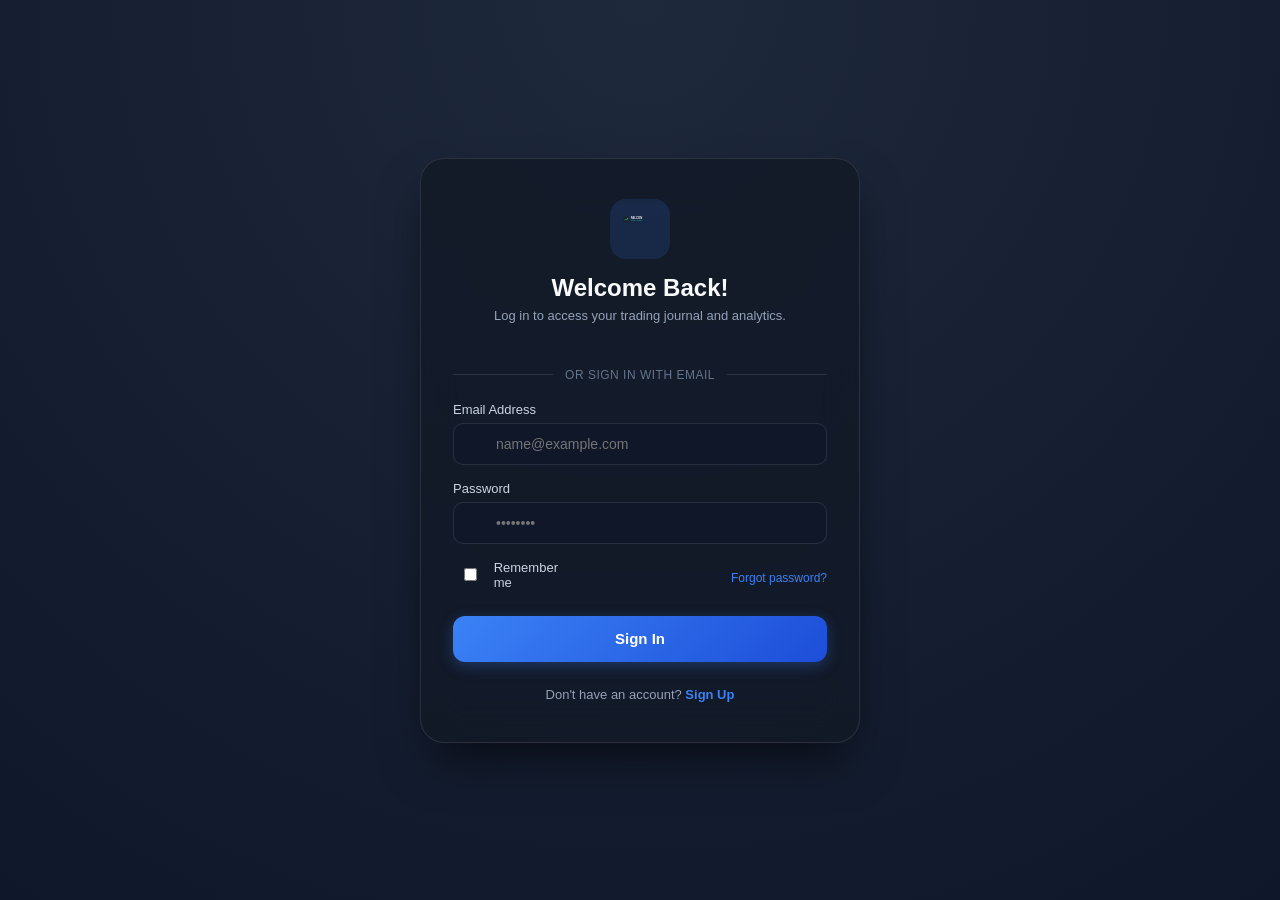
<file: add-trade.html>
<!DOCTYPE html>
<html lang="en">
<head>
    <meta charset="UTF-8">
    <meta name="viewport" content="width=device-width, initial-scale=1.0">
    <title>Falcon Trade Journal - Add Trade</title>
    <link rel="stylesheet" href="style.css">
    <style>
        .image-preview-container {
            margin-top: 10px;
            display: none;
            text-align: center;
        }
        .image-preview-container img {
            max-width: 100%;
            max-height: 200px;
            border-radius: 8px;
            border: 1px solid rgba(255, 255, 255, 0.2);
        }
    </style>
</head>
<body>

    <header>
        <a href="index.html" class="logo-link">
            <div class="logo-container">
                <img src="logo.svg" alt="Falcon Trade Journal Logo">
            </div>
        </a>
        
        <nav>
            <a href="index.html">Dashboard</a>
            <a href="add-trade.html" class="active">Add Trade</a>
            <a href="history.html">Trade History</a>
            <a href="money-management.html">Money Management</a>
            <div id="settingsIconBtn" class="nav-icon-wrapper" onclick="toggleSettingsDropdown(event)">
                <a href="#" class="nav-icon-link" title="Account & Settings">
                    <svg class="settings-icon" viewBox="0 0 24 24" width="20" height="20" fill="none" stroke="currentColor" stroke-width="2" stroke-linecap="round" stroke-linejoin="round">
                        <circle cx="12" cy="12" r="3"></circle>
                        <path d="M19.4 15a1.65 1.65 0 0 0 .33 1.82l.06.06a2 2 0 0 1 0 2.83 2 2 0 0 1-2.83 0l-.06-.06a1.65 1.65 0 0 0-1.82-.33 1.65 1.65 0 0 0-1 1.51V21a2 2 0 0 1-2 2 2 2 0 0 1-2-2v-.09A1.65 1.65 0 0 0 9 19.4a1.65 1.65 0 0 0-1.82.33l-.06.06a2 2 0 0 1-2.83 0 2 2 0 0 1 0-2.83l.06-.06a1.65 1.65 0 0 0 .33-1.82 1.65 1.65 0 0 0-1.51-1H3a2 2 0 0 1-2-2 2 2 0 0 1 2-2h.09A1.65 1.65 0 0 0 4.6 9a1.65 1.65 0 0 0-.33-1.82l-.06-.06a2 2 0 0 1 0-2.83 2 2 0 0 1 2.83 0l.06.06a1.65 1.65 0 0 0 1.82.33H9a1.65 1.65 0 0 0 1-1.51V3a2 2 0 0 1 2-2 2 2 0 0 1 2 2v.09a1.65 1.65 0 0 0 1 1.51 1.65 1.65 0 0 0 1.82-.33l.06-.06a2 2 0 0 1 2.83 0 2 2 0 0 1 0 2.83l-.06.06a1.65 1.65 0 0 0-.33 1.82V9a1.65 1.65 0 0 0 1.51 1H21a2 2 0 0 1 2 2 2 2 0 0 1-2 2h-.09a1.65 1.65 0 0 0-1.51 1z"></path>
                    </svg>
                </a>
            </div>
        </nav>
    </header>

    <div class="main-container">
        <div class="form-box">
            <h2>Record New Trade</h2>
            <br>
            <form id="addTradeForm">
                <div class="form-group">
                    <label for="tradeDate">Trade Date</label>
                    <input type="date" id="tradeDate" required>
                </div>
                
                <div class="form-group">
                    <label for="tradePair">Pair / Asset</label>
                    <input type="text" id="tradePair" placeholder="e.g. BTC/USDT, EUR/USD" required>
                </div>

                <div class="form-group">
                    <label for="tradeType">Trade Type</label>
                    <select id="tradeType">
                        <option value="BUY">BUY / LONG</option>
                        <option value="SELL">SELL / SHORT</option>
                    </select>
                </div>

                <div class="form-group">
                    <label for="tradeModel">Trading Model / Strategy</label>
                    <input type="text" id="tradeModel" placeholder="e.g. ICT, SMC, Breakout" required>
                </div>

                <!-- Profit / Loss Amount ($ PnL) -->
                <div class="form-group">
                    <label for="pnlAmount">Profit / Loss ($ PnL)</label>
                    <input type="number" step="any" id="pnlAmount" placeholder="e.g. 150 or -50" required>
                </div>

                <!-- Win / Loss Result Dropdown -->
                <div class="form-group">
                    <label for="tradeResult">Outcome (Win / Loss)</label>
                    <select id="tradeResult">
                        <option value="WIN">WIN 🟢</option>
                        <option value="LOSS">LOSS 🔴</option>
                        <option value="BE">BREAKEVEN ⚪</option>
                    </select>
                </div>

                <!-- NEW: Chart / Trade Screenshot Image Input -->
                <div class="form-group">
                    <label for="tradeImage">Trade Screenshot / Chart Image</label>
                    <input type="file" id="tradeFileInput" accept="image/*" onchange="previewImage(event)">
                    <p style="text-align: center; margin: 5px 0; font-size: 12px; opacity: 0.7;">- OR -</p>
                    <input type="url" id="tradeImageUrl" placeholder="Paste TradingView Image Link (https://...)" oninput="previewUrlImage()">
                    
                    <div id="imagePreviewBox" class="image-preview-container">
                        <img id="imgPreview" src="" alt="Chart Preview">
                    </div>
                </div>

                <button type="submit" class="btn-submit">Save Trade Entry</button>
            </form>
        </div>
    </div>

    <footer>
        <p>&copy; 2026 Falcon Trade Journal. All Rights Reserved.</p>
    </footer>

    <script src="script.js"></script>
    <script>
        let base64Image = "";

        // Automatic Outcome Selection based on PnL Value
        document.getElementById('pnlAmount').addEventListener('input', function() {
            const val = parseFloat(this.value);
            const resultSelect = document.getElementById('tradeResult');
            if (!isNaN(val)) {
                if (val > 0) resultSelect.value = 'WIN';
                else if (val < 0) resultSelect.value = 'LOSS';
                else resultSelect.value = 'BE';
            }
        });

        // Preview File Image
        function previewImage(event) {
            const file = event.target.files[0];
            if (file) {
                const reader = new FileReader();
                reader.onload = function(e) {
                    base64Image = e.target.result;
                    document.getElementById('imgPreview').src = base64Image;
                    document.getElementById('imagePreviewBox').style.display = 'block';
                    document.getElementById('tradeImageUrl').value = ''; // clear URL input
                }
                reader.readAsDataURL(file);
            }
        }

        // Preview Image from URL
        function previewUrlImage() {
            const url = document.getElementById('tradeImageUrl').value.trim();
            if (url) {
                base64Image = url;
                document.getElementById('imgPreview').src = url;
                document.getElementById('imagePreviewBox').style.display = 'block';
                document.getElementById('tradeFileInput').value = ''; // clear File input
            } else {
                document.getElementById('imagePreviewBox').style.display = 'none';
            }
        }

        // Set Default Date to Today
        document.getElementById('tradeDate').valueAsDate = new Date();

        // Save Form Data to localStorage
        document.getElementById('addTradeForm').addEventListener('submit', function(e) {
            e.preventDefault();
            
            const newTrade = {
                id: Date.now(),
                date: document.getElementById('tradeDate').value,
                pair: document.getElementById('tradePair').value.toUpperCase().trim(),
                type: document.getElementById('tradeType').value,
                model: document.getElementById('tradeModel').value,
                pnl: parseFloat(document.getElementById('pnlAmount').value) || 0,
                result: document.getElementById('tradeResult').value,
                image: base64Image || "" // Store image Base64 or Link
            };

            const trades = JSON.parse(localStorage.getItem('falcon_trades')) || [];
            trades.unshift(newTrade);
            localStorage.setItem('falcon_trades', JSON.stringify(trades));

            alert('Trade Saved Successfully!');
            window.location.href = 'history.html';
        });
    </script>
</body>
</html>
</file>
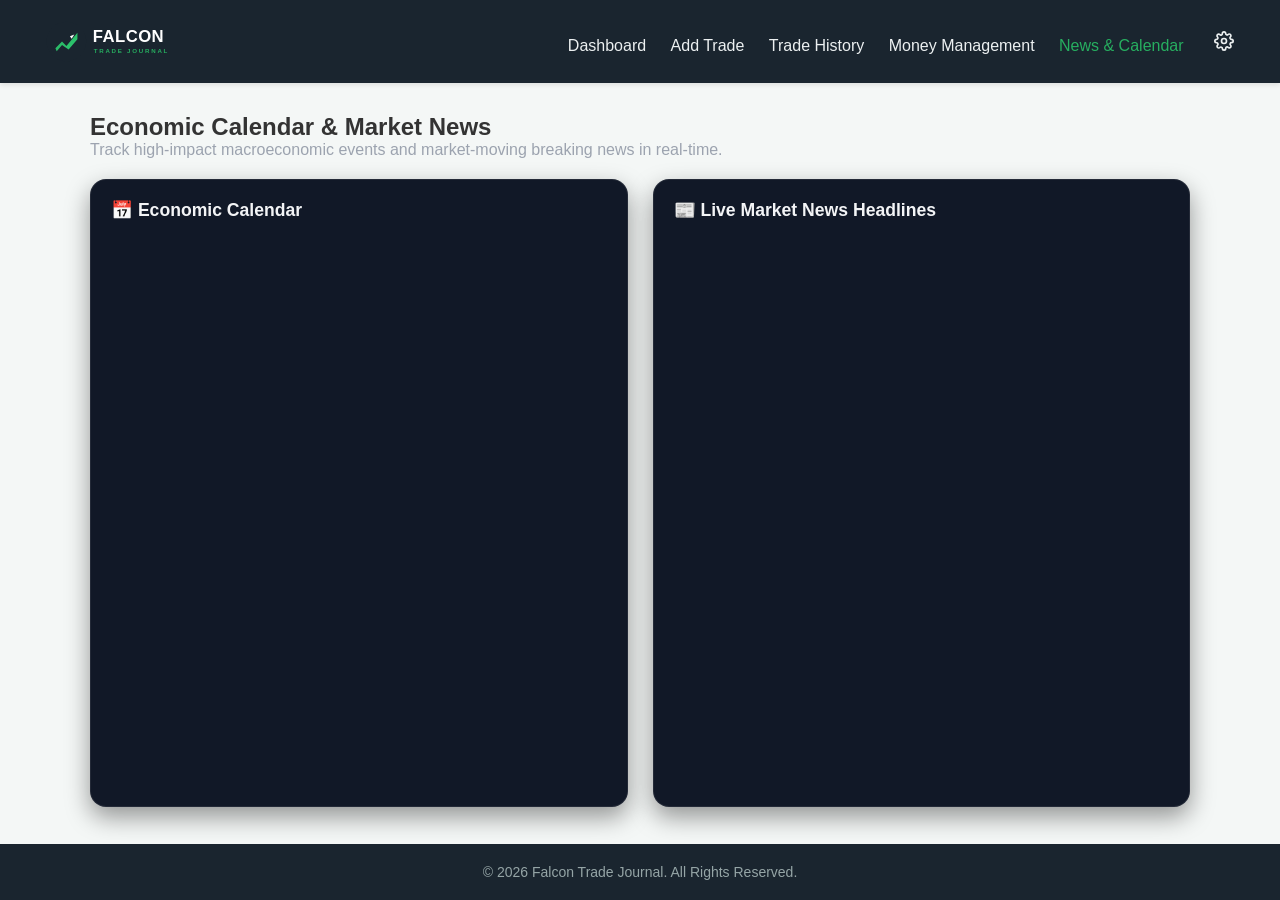
<file: calendar.html>
<!DOCTYPE html>
<html lang="en">
<head>
    <meta charset="UTF-8">
    <meta name="viewport" content="width=device-width, initial-scale=1.0">
    <title>Falcon Trade Journal - Economic Calendar & News</title>
    <link rel="stylesheet" href="style.css">
    <style>
        .news-grid {
            display: grid;
            grid-template-columns: 1fr;
            gap: 25px;
            margin-top: 20px;
        }

        @media (min-width: 1024px) {
            .news-grid {
                grid-template-columns: 1fr 1fr;
            }
        }

        .widget-card {
            background: #111827;
            border: 1px solid rgba(255, 255, 255, 0.08);
            border-radius: 16px;
            padding: 20px;
            box-shadow: 0 10px 25px rgba(0, 0, 0, 0.4);
        }

        .widget-card h3 {
            margin-top: 0;
            margin-bottom: 15px;
            color: #f3f4f6;
            font-size: 1.1rem;
            display: flex;
            align-items: center;
            gap: 10px;
        }

        .widget-container {
            height: 550px;
            border-radius: 12px;
            overflow: hidden;
        }
    </style>
</head>
<body>

    <header>
        <a href="index.html" class="logo-link">
            <div class="logo-container">
                <img src="logo.svg" alt="Falcon Trade Journal Logo">
            </div>
        </a>
        
        <nav>
            <a href="index.html">Dashboard</a>
            <a href="add-trade.html">Add Trade</a>
            <a href="history.html">Trade History</a>
            <a href="money-management.html">Money Management</a>
            <a href="calendar.html" class="active">News & Calendar</a>
            <div id="settingsIconBtn" class="nav-icon-wrapper" onclick="toggleSettingsDropdown(event)">
                <a href="#" class="nav-icon-link" title="Account & Settings">
                    <svg class="settings-icon" viewBox="0 0 24 24" width="20" height="20" fill="none" stroke="currentColor" stroke-width="2" stroke-linecap="round" stroke-linejoin="round">
                        <circle cx="12" cy="12" r="3"></circle>
                        <path d="M19.4 15a1.65 1.65 0 0 0 .33 1.82l.06.06a2 2 0 0 1 0 2.83 2 2 0 0 1-2.83 0l-.06-.06a1.65 1.65 0 0 0-1.82-.33 1.65 1.65 0 0 0-1 1.51V21a2 2 0 0 1-2 2 2 2 0 0 1-2-2v-.09A1.65 1.65 0 0 0 9 19.4a1.65 1.65 0 0 0-1.82.33l-.06.06a2 2 0 0 1-2.83 0 2 2 0 0 1 0-2.83l.06-.06a1.65 1.65 0 0 0 .33-1.82 1.65 1.65 0 0 0-1.51-1H3a2 2 0 0 1-2-2 2 2 0 0 1 2-2h.09A1.65 1.65 0 0 0 4.6 9a1.65 1.65 0 0 0-.33-1.82l-.06-.06a2 2 0 0 1 0-2.83 2 2 0 0 1 2.83 0l.06.06a1.65 1.65 0 0 0 1.82.33H9a1.65 1.65 0 0 0 1-1.51V3a2 2 0 0 1 2-2 2 2 0 0 1 2 2v.09a1.65 1.65 0 0 0 1 1.51 1.65 1.65 0 0 0 1.82-.33l.06-.06a2 2 0 0 1 2.83 0 2 2 0 0 1 0 2.83l-.06.06a1.65 1.65 0 0 0-.33 1.82V9a1.65 1.65 0 0 0 1.51 1H21a2 2 0 0 1 2 2 2 2 0 0 1-2 2h-.09a1.65 1.65 0 0 0-1.51 1z"></path>
                    </svg>
                </a>
            </div>
        </nav>
    </header>

    <div class="main-container">
        <h2>Economic Calendar & Market News</h2>
        <p style="color: #9ca3af; margin-bottom: 20px;">Track high-impact macroeconomic events and market-moving breaking news in real-time.</p>

        <div class="news-grid">
            <!-- Economic Calendar Widget -->
            <div class="widget-card">
                <h3>📅 Economic Calendar</h3>
                <div class="widget-container">
                    <div class="tradingview-widget-container" style="height:100%;width:100%;">
                        <div class="tradingview-widget-container__widget" style="height:100%;width:100%;"></div>
                        <script type="text/javascript" src="https://s3.tradingview.com/external-embedding/embed-widget-events.js" async>
                        {
                            "colorTheme": "dark",
                            "isTransparent": true,
                            "width": "100%",
                            "height": "100%",
                            "locale": "en",
                            "importanceFilter": "-1,0,1",
                            "currencyFilter": "USD,EUR,GBP,JPY,AUD,CAD,CHF,NZD"
                        }
                        </script>
                    </div>
                </div>
            </div>

            <!-- News Aggregator Widget -->
            <div class="widget-card">
                <h3>📰 Live Market News Headlines</h3>
                <div class="widget-container">
                    <div class="tradingview-widget-container" style="height:100%;width:100%;">
                        <div class="tradingview-widget-container__widget" style="height:100%;width:100%;"></div>
                        <script type="text/javascript" src="https://s3.tradingview.com/external-embedding/embed-widget-timeline.js" async>
                        {
                            "feedMode": "all_symbols",
                            "colorTheme": "dark",
                            "isTransparent": true,
                            "displayMode": "regular",
                            "width": "100%",
                            "height": "100%",
                            "locale": "en"
                        }
                        </script>
                    </div>
                </div>
            </div>
        </div>
    </div>

    <footer>
        <p>&copy; 2026 Falcon Trade Journal. All Rights Reserved.</p>
    </footer>

    <script src="script.js"></script>
</body>
</html>
</file>
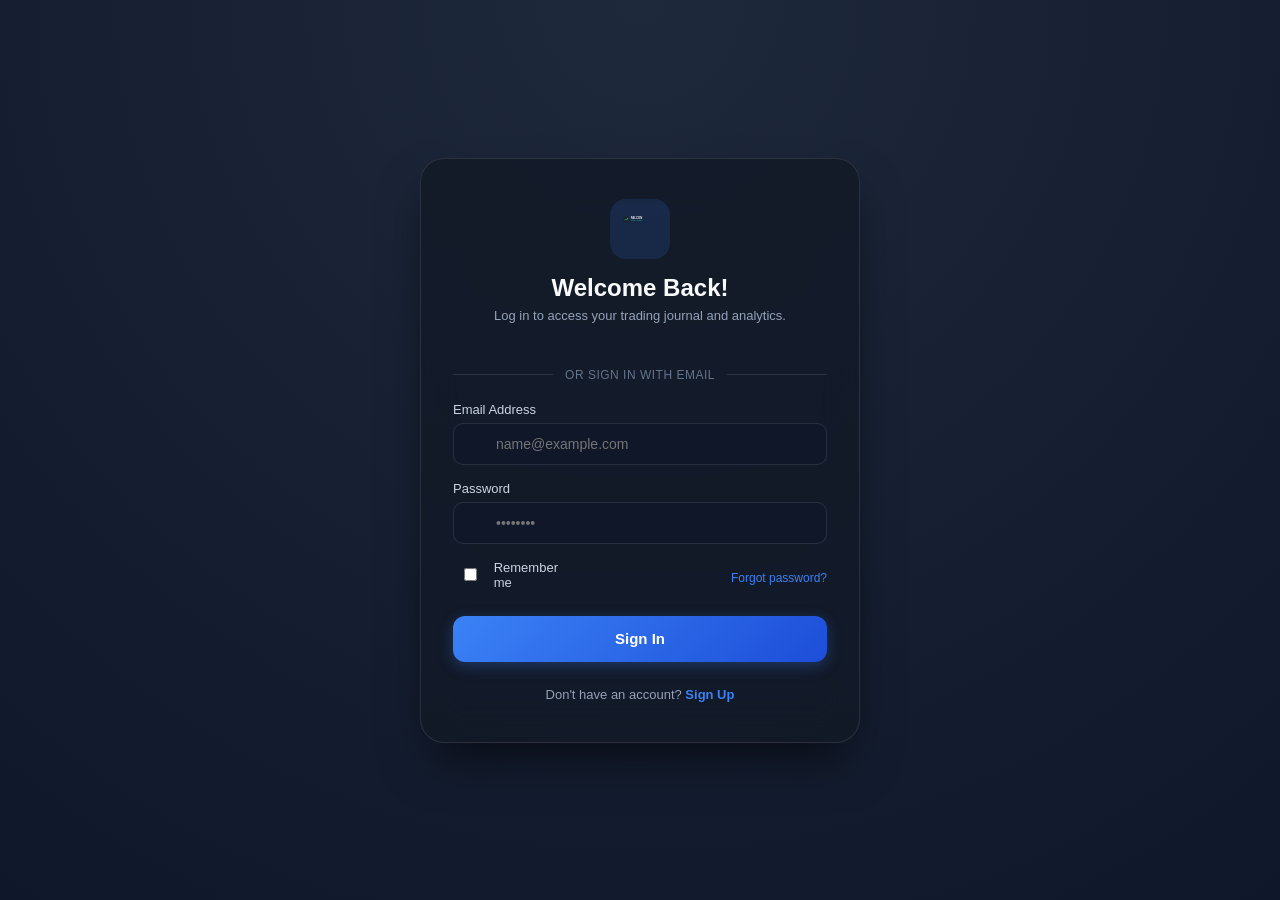
<file: history.html>
<!DOCTYPE html>
<html lang="en">
<head>
    <meta charset="UTF-8">
    <meta name="viewport" content="width=device-width, initial-scale=1.0">
    <title>Falcon Trade Journal - History</title>
    <link rel="stylesheet" href="style.css">
    <style>
        /* Modal (Edit Popup & View Image) Styling */
        .modal {
            display: none;
            position: fixed;
            z-index: 1000;
            left: 0;
            top: 0;
            width: 100%;
            height: 100%;
            background-color: rgba(0, 0, 0, 0.7);
            backdrop-filter: blur(5px);
            justify-content: center;
            align-items: center;
        }

        .modal-content {
            background: #1e293b;
            color: #f8fafc;
            padding: 25px;
            border-radius: 16px;
            width: 90%;
            max-width: 500px;
            border: 1px solid rgba(255, 255, 255, 0.1);
            box-shadow: 0 10px 30px rgba(0,0,0,0.5);
            max-height: 90vh;
            overflow-y: auto;
        }

        .image-modal-content {
            max-width: 800px;
            text-align: center;
        }

        .image-modal-content img {
            max-width: 100%;
            max-height: 70vh;
            border-radius: 8px;
            margin-top: 10px;
            border: 1px solid rgba(255, 255, 255, 0.2);
        }

        .modal-header {
            display: flex;
            justify-content: space-between;
            align-items: center;
            margin-bottom: 20px;
        }

        .close-btn {
            font-size: 24px;
            cursor: pointer;
            color: #94a3b8;
        }

        .close-btn:hover { color: #fff; }

        .btn-view {
            background: #059669;
            color: white;
            border: none;
            padding: 6px 12px;
            border-radius: 6px;
            cursor: pointer;
            margin-right: 5px;
        }

        .btn-edit {
            background: #3b82f6;
            color: white;
            border: none;
            padding: 6px 12px;
            border-radius: 6px;
            cursor: pointer;
            margin-right: 5px;
        }

        .btn-delete {
            background: #ef4444;
            color: white;
            border: none;
            padding: 6px 12px;
            border-radius: 6px;
            cursor: pointer;
        }

        .image-preview-container {
            margin-top: 10px;
            text-align: center;
        }

        .image-preview-container img {
            max-width: 100%;
            max-height: 150px;
            border-radius: 6px;
        }
    </style>
</head>
<body>

    <header>
        <a href="index.html" class="logo-link">
            <div class="logo-container">
                <img src="logo.svg" alt="Falcon Trade Journal Logo">
            </div>
        </a>
        
        <nav>
            <a href="index.html">Dashboard</a>
            <a href="add-trade.html">Add Trade</a>
            <a href="history.html" class="active">Trade History</a>
            <a href="money-management.html">Money Management</a>
            <div id="settingsIconBtn" class="nav-icon-wrapper" onclick="toggleSettingsDropdown(event)">
                <a href="#" class="nav-icon-link" title="Account & Settings">
                    <svg class="settings-icon" viewBox="0 0 24 24" width="20" height="20" fill="none" stroke="currentColor" stroke-width="2" stroke-linecap="round" stroke-linejoin="round">
                        <circle cx="12" cy="12" r="3"></circle>
                        <path d="M19.4 15a1.65 1.65 0 0 0 .33 1.82l.06.06a2 2 0 0 1 0 2.83 2 2 0 0 1-2.83 0l-.06-.06a1.65 1.65 0 0 0-1.82-.33 1.65 1.65 0 0 0-1 1.51V21a2 2 0 0 1-2 2 2 2 0 0 1-2-2v-.09A1.65 1.65 0 0 0 9 19.4a1.65 1.65 0 0 0-1.82.33l-.06.06a2 2 0 0 1-2.83 0 2 2 0 0 1 0-2.83l.06-.06a1.65 1.65 0 0 0 .33-1.82 1.65 1.65 0 0 0-1.51-1H3a2 2 0 0 1-2-2 2 2 0 0 1 2-2h.09A1.65 1.65 0 0 0 4.6 9a1.65 1.65 0 0 0-.33-1.82l-.06-.06a2 2 0 0 1 0-2.83 2 2 0 0 1 2.83 0l.06.06a1.65 1.65 0 0 0 1.82.33H9a1.65 1.65 0 0 0 1-1.51V3a2 2 0 0 1 2-2 2 2 0 0 1 2 2v.09a1.65 1.65 0 0 0 1 1.51 1.65 1.65 0 0 0 1.82-.33l.06-.06a2 2 0 0 1 2.83 0 2 2 0 0 1 0 2.83l-.06.06a1.65 1.65 0 0 0-.33 1.82V9a1.65 1.65 0 0 0 1.51 1H21a2 2 0 0 1 2 2 2 2 0 0 1-2 2h-.09a1.65 1.65 0 0 0-1.51 1z"></path>
                    </svg>
                </a>
            </div>
        </nav>
    </header>

    <div class="main-container">
        <h2>All Recorded Trades</h2>
        <table>
            <thead>
                <tr>
                    <th>Date</th>
                    <th>Pair</th>
                    <th>Type</th>
                    <th>Model</th>
                    <th>Outcome</th>
                    <th>PNL ($)</th>
                    <th>Chart</th>
                    <th>Action</th>
                </tr>
            </thead>
            <tbody id="tradeTableBody">
            </tbody>
        </table>
    </div>

    <!-- Edit Trade Modal Window -->
    <div id="editModal" class="modal">
        <div class="modal-content">
            <div class="modal-header">
                <h3>Edit Trade Log</h3>
                <span class="close-btn" onclick="closeEditModal()">&times;</span>
            </div>
            <form id="editTradeForm" onsubmit="saveEditedTrade(event)">
                <input type="hidden" id="editTradeId">
                
                <div class="form-group">
                    <label>Trade Date</label>
                    <input type="date" id="editDate" required>
                </div>
                <div class="form-group">
                    <label>Pair / Asset</label>
                    <input type="text" id="editPair" required>
                </div>
                <div class="form-group">
                    <label>Trade Type</label>
                    <select id="editType">
                        <option value="BUY">BUY / LONG</option>
                        <option value="SELL">SELL / SHORT</option>
                    </select>
                </div>
                <div class="form-group">
                    <label>Trading Model</label>
                    <input type="text" id="editModel" required>
                </div>
                <div class="form-group">
                    <label>Profit / Loss ($ PnL)</label>
                    <input type="number" step="any" id="editPnl" required>
                </div>
                <div class="form-group">
                    <label>Outcome</label>
                    <select id="editResult">
                        <option value="WIN">WIN 🟢</option>
                        <option value="LOSS">LOSS 🔴</option>
                        <option value="BE">BREAKEVEN ⚪</option>
                    </select>
                </div>
                <div class="form-group">
                    <label>Update Chart Screenshot / URL</label>
                    <input type="file" id="editFileInput" accept="image/*" onchange="previewEditImage(event)">
                    <p style="text-align: center; margin: 5px 0; font-size: 12px; opacity: 0.7;">- OR -</p>
                    <input type="url" id="editImageUrl" placeholder="Paste Image Link" oninput="previewEditUrlImage()">
                    
                    <div id="editImagePreviewBox" class="image-preview-container">
                        <img id="editImgPreview" src="" alt="Chart Preview">
                    </div>
                </div>
                <br>
                <button type="submit" class="btn-submit">Update Trade</button>
            </form>
        </div>
    </div>

    <!-- View Chart Screenshot Modal -->
    <div id="viewImageModal" class="modal">
        <div class="modal-content image-modal-content">
            <div class="modal-header">
                <h3 id="imageModalTitle">Trade Screenshot</h3>
                <span class="close-btn" onclick="closeImageModal()">&times;</span>
            </div>
            <img id="modalFullImage" src="" alt="Trade Chart Screenshot">
        </div>
    </div>

    <footer>
        <p>&copy; 2026 Falcon Trade Journal. All Rights Reserved.</p>
    </footer>

    <script src="script.js"></script>
    <script>
        let editBase64Image = "";

        // Render Trades Function
        function loadTrades() {
            const trades = JSON.parse(localStorage.getItem('falcon_trades')) || [];
            const tbody = document.getElementById('tradeTableBody');
            tbody.innerHTML = '';

            if (trades.length === 0) {
                tbody.innerHTML = '<tr><td colspan="8" style="text-align:center;">No trades recorded yet.</td></tr>';
                return;
            }

            trades.forEach(trade => {
                const row = document.createElement('tr');
                
                // Chart button / preview string
                const chartBtn = trade.image 
                    ? `<button class="btn-view" onclick="viewTradeImage('${trade.id}')">View</button>` 
                    : `-`;

                row.innerHTML = `
                    <td>${trade.date}</td>
                    <td><strong>${trade.pair}</strong></td>
                    <td>${trade.type}</td>
                    <td>${trade.model || '-'}</td>
                    <td>${trade.result}</td>
                    <td style="color: ${trade.pnl >= 0 ? '#4ade80' : '#f87171'}; font-weight: bold;">
                        ${trade.pnl >= 0 ? '+' : ''}$${trade.pnl}
                    </td>
                    <td>${chartBtn}</td>
                    <td>
                        <button class="btn-edit" onclick="openEditModal(${trade.id})">Edit</button>
                        <button class="btn-delete" onclick="deleteTrade(${trade.id})">Delete</button>
                    </td>
                `;
                tbody.appendChild(row);
            });
        }

        // View Image Modal Function
        function viewTradeImage(id) {
            const trades = JSON.parse(localStorage.getItem('falcon_trades')) || [];
            const trade = trades.find(t => t.id == id);

            if (trade && trade.image) {
                document.getElementById('imageModalTitle').innerText = `${trade.pair} (${trade.type}) - ${trade.date}`;
                document.getElementById('modalFullImage').src = trade.image;
                document.getElementById('viewImageModal').style.display = 'flex';
            }
        }

        function closeImageModal() {
            document.getElementById('viewImageModal').style.display = 'none';
        }

        // Open Edit Modal
        function openEditModal(id) {
            const trades = JSON.parse(localStorage.getItem('falcon_trades')) || [];
            const trade = trades.find(t => t.id === id);

            if (trade) {
                document.getElementById('editTradeId').value = trade.id;
                document.getElementById('editDate').value = trade.date;
                document.getElementById('editPair').value = trade.pair;
                document.getElementById('editType').value = trade.type;
                document.getElementById('editModel').value = trade.model || '';
                document.getElementById('editPnl').value = trade.pnl;
                document.getElementById('editResult').value = trade.result;
                
                editBase64Image = trade.image || "";
                if (editBase64Image) {
                    document.getElementById('editImgPreview').src = editBase64Image;
                    document.getElementById('editImagePreviewBox').style.display = 'block';
                } else {
                    document.getElementById('editImagePreviewBox').style.display = 'none';
                }
                
                document.getElementById('editModal').style.display = 'flex';
            }
        }

        // Edit Image Previews
        function previewEditImage(event) {
            const file = event.target.files[0];
            if (file) {
                const reader = new FileReader();
                reader.onload = function(e) {
                    editBase64Image = e.target.result;
                    document.getElementById('editImgPreview').src = editBase64Image;
                    document.getElementById('editImagePreviewBox').style.display = 'block';
                    document.getElementById('editImageUrl').value = '';
                }
                reader.readAsDataURL(file);
            }
        }

        function previewEditUrlImage() {
            const url = document.getElementById('editImageUrl').value.trim();
            if (url) {
                editBase64Image = url;
                document.getElementById('editImgPreview').src = url;
                document.getElementById('editImagePreviewBox').style.display = 'block';
                document.getElementById('editFileInput').value = '';
            }
        }

        // Close Edit Modal
        function closeEditModal() {
            document.getElementById('editModal').style.display = 'none';
        }

        // Save Edited Trade
        function saveEditedTrade(e) {
            e.preventDefault();
            const id = parseInt(document.getElementById('editTradeId').value);
            let trades = JSON.parse(localStorage.getItem('falcon_trades')) || [];

            trades = trades.map(trade => {
                if (trade.id === id) {
                    return {
                        id: id,
                        date: document.getElementById('editDate').value,
                        pair: document.getElementById('editPair').value.toUpperCase().trim(),
                        type: document.getElementById('editType').value,
                        model: document.getElementById('editModel').value,
                        pnl: parseFloat(document.getElementById('editPnl').value) || 0,
                        result: document.getElementById('editResult').value,
                        image: editBase64Image || ""
                    };
                }
                return trade;
            });

            localStorage.setItem('falcon_trades', JSON.stringify(trades));
            closeEditModal();
            loadTrades();
        }

        // Delete Trade
        function deleteTrade(id) {
            if (confirm('Are you sure you want to delete this trade log?')) {
                let trades = JSON.parse(localStorage.getItem('falcon_trades')) || [];
                trades = trades.filter(t => t.id !== id);
                localStorage.setItem('falcon_trades', JSON.stringify(trades));
                loadTrades();
            }
        }

        // Close Modals on Outer Click
        window.onclick = function(event) {
            const editModal = document.getElementById('editModal');
            const viewModal = document.getElementById('viewImageModal');
            if (event.target === editModal) closeEditModal();
            if (event.target === viewModal) closeImageModal();
        }

        // Load trades on page load
        document.addEventListener('DOMContentLoaded', loadTrades);
    </script>
</body>
</html>
</file>
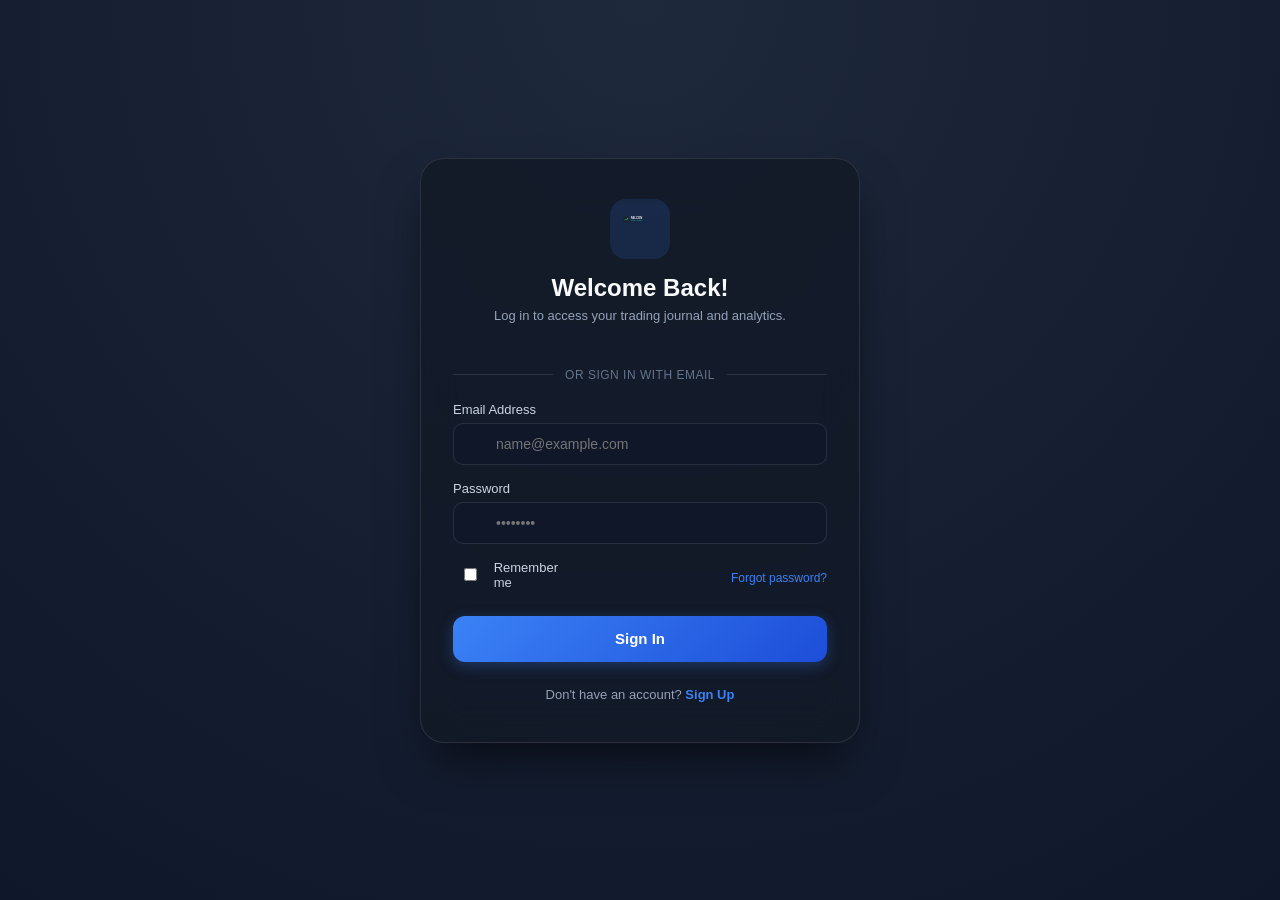
<file: login.html>
<!DOCTYPE html>
<html lang="en">
<head>
    <meta charset="UTF-8">
    <meta name="viewport" content="width=device-width, initial-scale=1.0">
    <title>Falcon Trade Journal - Login</title>
    <link rel="stylesheet" href="style.css">
    <!-- Google Identity Services SDK Script -->
    <script src="https://accounts.google.com/gsi/client" async defer></script>
</head>
<body class="auth-body">

    <div class="auth-card">
        <!-- Logo Section -->
        <div class="auth-header">
            <div class="logo-box">
                <img src="logo.svg" alt="Falcon Logo" class="auth-logo">
            </div>
            <h2>Welcome Back!</h2>
            <p>Log in to access your trading journal and analytics.</p>
        </div>

        <!-- Google Sign-In Container -->
        <div class="google-btn-wrapper">
            <div id="g_id_onload"
                 data-client_id="17632715378-1ai24bv9hh1o250o5npqpb2vutnpkd34.apps.googleusercontent.com"
                 data-callback="handleCredentialResponse"
                 data-auto_prompt="false">
            </div>
            
            <div class="g_id_signin"
                 data-type="standard"
                 data-size="large"
                 data-theme="filled_blue"
                 data-text="sign_in_with"
                 data-shape="pill"
                 data-logo_alignment="left"
                 data-width="320">
            </div>
        </div>

        <!-- Divider -->
        <div class="auth-divider">
            <span>or sign in with email</span>
        </div>

        <!-- Traditional Login Form -->
        <form class="auth-form" onsubmit="handleEmailLogin(event)">
            <div class="input-group">
                <label for="email">Email Address</label>
                <input type="email" id="email" placeholder="name@example.com" required>
            </div>

            <div class="input-group">
                <label for="password">Password</label>
                <input type="password" id="password" placeholder="••••••••" required>
            </div>

            <div class="form-actions">
                <label class="remember-me">
                    <input type="checkbox" id="remember">
                    <span>Remember me</span>
                </label>
                <a href="#" class="forgot-link">Forgot password?</a>
            </div>

            <button type="submit" class="btn-login-submit">Sign In</button>
        </form>

        <!-- Footer link -->
        <div class="auth-footer">
            <p>Don't have an account? <a href="signup.html">Sign Up</a></p>
        </div>
    </div>

    <script src="script.js"></script>
    <script>
        // Traditional Email Login Handling
        function handleEmailLogin(event) {
            event.preventDefault();
            const email = document.getElementById('email').value;
            
            // Temporary login mock
            const userProfile = {
                name: email.split('@')[0],
                email: email
            };
            localStorage.setItem('falcon_user', JSON.stringify(userProfile));
            alert('Login Successful!');
            window.location.href = 'index.html';
        }

        // Google Sign-In Callback
        function handleCredentialResponse(response) {
            const responsePayload = parseJwt(response.credential);
            
            const userProfile = {
                id: responsePayload.sub,
                name: responsePayload.name,
                email: responsePayload.email,
                picture: responsePayload.picture
            };
            
            localStorage.setItem('falcon_user', JSON.stringify(userProfile));
            alert(`Welcome back, ${responsePayload.name}!`);
            window.location.href = "index.html";
        }

        // Helper Function to decode JWT Token
        function parseJwt(token) {
            const base64Url = token.split('.')[1];
            const base64 = base64Url.replace(/-/g, '+').replace(/_/g, '/');
            const jsonPayload = decodeURIComponent(atob(base64).split('').map(function(c) {
                return '%' + ('00' + c.charCodeAt(0).toString(16)).slice(-2);
            }).join(''));

            return JSON.parse(jsonPayload);
        }
    </script>
</body>
</html>
</file>
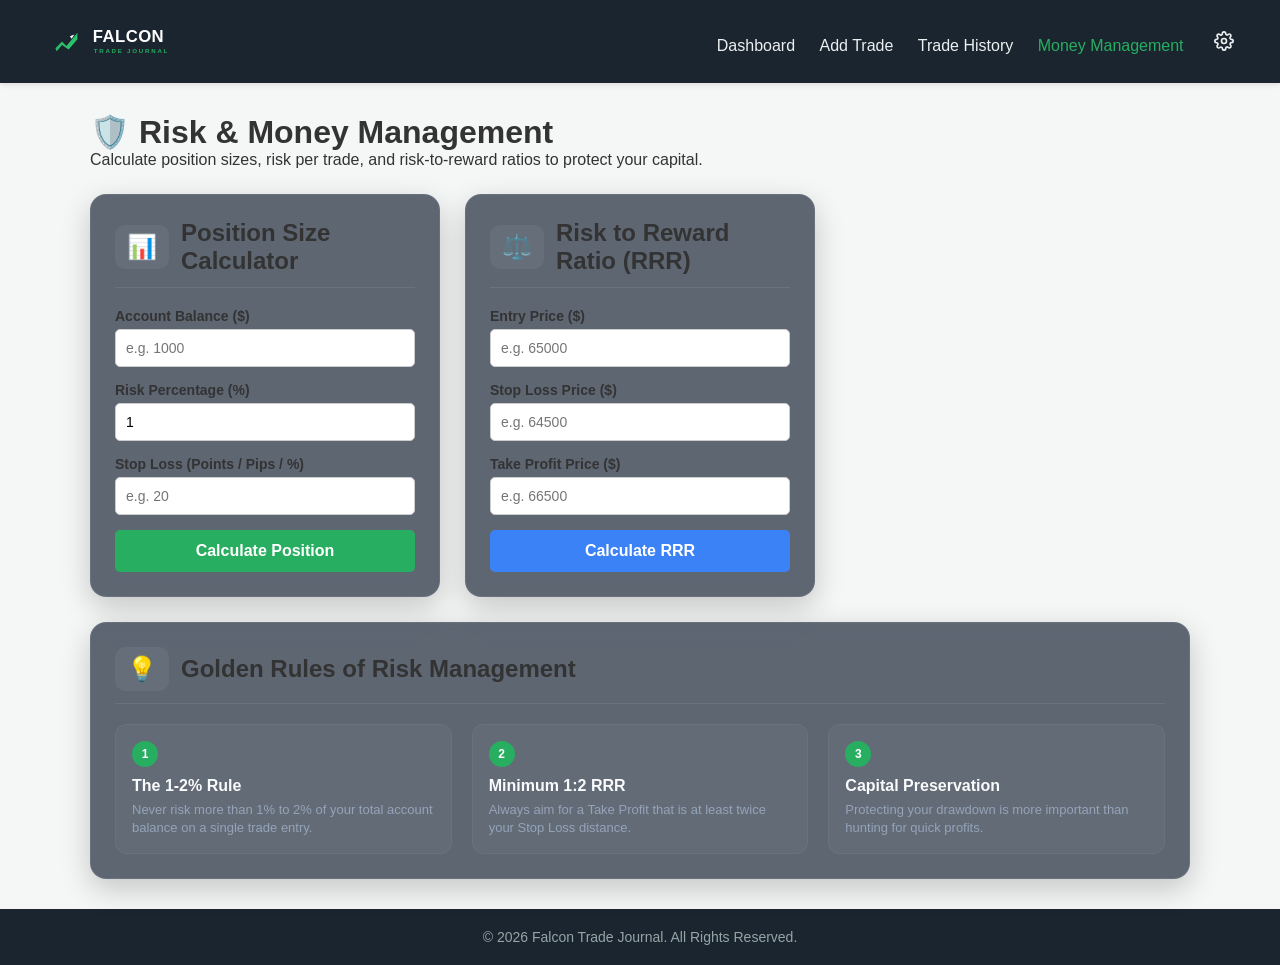
<file: money-management.html>
<!DOCTYPE html>
<html lang="en">
<head>
    <meta charset="UTF-8">
    <meta name="viewport" content="width=device-width, initial-scale=1.0">
    <title>Falcon Trade Journal - Money Management</title>
    <link rel="stylesheet" href="style.css">
</head>
<body>

    <!-- Header Section -->
    <header>
        <a href="index.html" class="logo-link">
            <div class="logo-container">
                <img src="logo.svg" alt="Falcon Trade Journal Logo">
            </div>
        </a>
        <nav>
            <a href="index.html">Dashboard</a>
            <a href="add-trade.html">Add Trade</a>
            <a href="history.html">Trade History</a>
            <a href="money-management.html" class="active">Money Management</a>
            
            <!-- Dynamic Settings & Profile Icon -->
            <div id="settingsIconBtn" class="nav-icon-wrapper" onclick="toggleSettingsDropdown(event)">
                <a href="#" class="nav-icon-link" title="Account & Settings">
                    <svg class="settings-icon" viewBox="0 0 24 24" width="20" height="20" fill="none" stroke="currentColor" stroke-width="2" stroke-linecap="round" stroke-linejoin="round">
                        <circle cx="12" cy="12" r="3"></circle>
                        <path d="M19.4 15a1.65 1.65 0 0 0 .33 1.82l.06.06a2 2 0 0 1 0 2.83 2 2 0 0 1-2.83 0l-.06-.06a1.65 1.65 0 0 0-1.82-.33 1.65 1.65 0 0 0-1 1.51V21a2 2 0 0 1-2 2 2 2 0 0 1-2-2v-.09A1.65 1.65 0 0 0 9 19.4a1.65 1.65 0 0 0-1.82.33l-.06.06a2 2 0 0 1-2.83 0 2 2 0 0 1 0-2.83l.06-.06a1.65 1.65 0 0 0 .33-1.82 1.65 1.65 0 0 0-1.51-1H3a2 2 0 0 1-2-2 2 2 0 0 1 2-2h.09A1.65 1.65 0 0 0 4.6 9a1.65 1.65 0 0 0-.33-1.82l-.06-.06a2 2 0 0 1 0-2.83 2 2 0 0 1 2.83 0l.06.06a1.65 1.65 0 0 0 1.82.33H9a1.65 1.65 0 0 0 1-1.51V3a2 2 0 0 1 2-2 2 2 0 0 1 2 2v.09a1.65 1.65 0 0 0 1 1.51 1.65 1.65 0 0 0 1.82-.33l.06-.06a2 2 0 0 1 2.83 0 2 2 0 0 1 0 2.83l-.06.06a1.65 1.65 0 0 0-.33 1.82V9a1.65 1.65 0 0 0 1.51 1H21a2 2 0 0 1 2 2 2 2 0 0 1-2 2h-.09a1.65 1.65 0 0 0-1.51 1z"></path>
                    </svg>
                </a>
            </div>
        </nav>
    </header>

    <!-- Main Content Section -->
    <div class="main-container">
        <div class="page-title-box">
            <h1>🛡️ Risk & Money Management</h1>
            <p>Calculate position sizes, risk per trade, and risk-to-reward ratios to protect your capital.</p>
        </div>

        <div class="mm-grid">
            
            <!-- Position Size Calculator Card -->
            <div class="mm-card">
                <div class="card-header">
                    <div class="icon-box">📊</div>
                    <h2>Position Size Calculator</h2>
                </div>
                
                <form id="calcForm" onsubmit="event.preventDefault(); calculateRisk();">
                    <div class="form-group">
                        <label>Account Balance ($)</label>
                        <input type="number" id="accountBalance" placeholder="e.g. 1000" step="any" required>
                    </div>

                    <div class="form-group">
                        <label>Risk Percentage (%)</label>
                        <input type="number" id="riskPercent" placeholder="e.g. 1 or 2" step="any" value="1" required>
                    </div>

                    <div class="form-group">
                        <label>Stop Loss (Points / Pips / %)</label>
                        <input type="number" id="stopLossPips" placeholder="e.g. 20" step="any" required>
                    </div>

                    <button type="submit" class="btn-submit">Calculate Position</button>
                </form>

                <!-- Calculation Results -->
                <div class="results-box" id="resultBox" style="display: none;">
                    <div class="result-item">
                        <span>Max Cash Amount at Risk:</span>
                        <strong id="riskAmountResult" class="loss-text">$0.00</strong>
                    </div>
                    <div class="result-item highlight">
                        <span>Recommended Position Size:</span>
                        <strong id="positionSizeResult" class="profit-text">0.00 Units</strong>
                    </div>
                </div>
            </div>

            <!-- Risk Reward Ratio Calculator Card -->
            <div class="mm-card">
                <div class="card-header">
                    <div class="icon-box">⚖️</div>
                    <h2>Risk to Reward Ratio (RRR)</h2>
                </div>
                
                <form id="rrrForm" onsubmit="event.preventDefault(); calculateRRR();">
                    <div class="form-group">
                        <label>Entry Price ($)</label>
                        <input type="number" id="rrrEntry" placeholder="e.g. 65000" step="any" required>
                    </div>

                    <div class="form-group">
                        <label>Stop Loss Price ($)</label>
                        <input type="number" id="rrrSL" placeholder="e.g. 64500" step="any" required>
                    </div>

                    <div class="form-group">
                        <label>Take Profit Price ($)</label>
                        <input type="number" id="rrrTP" placeholder="e.g. 66500" step="any" required>
                    </div>

                    <button type="submit" class="btn-submit btn-secondary">Calculate RRR</button>
                </form>

                <div class="results-box" id="rrrResultBox" style="display: none;">
                    <div class="result-item">
                        <span>Risk Distance:</span>
                        <strong id="riskDistanceResult">$0.00</strong>
                    </div>
                    <div class="result-item">
                        <span>Reward Distance:</span>
                        <strong id="rewardDistanceResult" class="profit-text">$0.00</strong>
                    </div>
                    <div class="result-item highlight">
                        <span>Risk to Reward Ratio:</span>
                        <strong id="rrrRatioResult" class="gold-text">1 : 0.00</strong>
                    </div>
                </div>
            </div>

            <!-- Rules & Guidelines Card -->
            <div class="mm-card full-width">
                <div class="card-header">
                    <div class="icon-box">💡</div>
                    <h2>Golden Rules of Risk Management</h2>
                </div>
                <div class="rules-grid">
                    <div class="rule-box">
                        <span class="rule-num">1</span>
                        <h4>The 1-2% Rule</h4>
                        <p>Never risk more than 1% to 2% of your total account balance on a single trade entry.</p>
                    </div>
                    <div class="rule-box">
                        <span class="rule-num">2</span>
                        <h4>Minimum 1:2 RRR</h4>
                        <p>Always aim for a Take Profit that is at least twice your Stop Loss distance.</p>
                    </div>
                    <div class="rule-box">
                        <span class="rule-num">3</span>
                        <h4>Capital Preservation</h4>
                        <p>Protecting your drawdown is more important than hunting for quick profits.</p>
                    </div>
                </div>
            </div>

        </div>
    </div>

    <footer>
        <p>&copy; 2026 Falcon Trade Journal. All Rights Reserved.</p>
    </footer>

    <script src="script.js"></script>
    <script>
        // Position Size Calculator JS Logic
        function calculateRisk() {
            const balance = parseFloat(document.getElementById('accountBalance').value);
            const riskPct = parseFloat(document.getElementById('riskPercent').value);
            const slPips = parseFloat(document.getElementById('stopLossPips').value);

            if (balance > 0 && riskPct > 0 && slPips > 0) {
                const maxRiskDollars = (balance * riskPct) / 100;
                const positionSize = maxRiskDollars / slPips;

                document.getElementById('riskAmountResult').innerText = '$' + maxRiskDollars.toFixed(2);
                document.getElementById('positionSizeResult').innerText = positionSize.toFixed(2) + ' Units';
                document.getElementById('resultBox').style.display = 'block';
            }
        }

        // RRR Calculator JS Logic
        function calculateRRR() {
            const entry = parseFloat(document.getElementById('rrrEntry').value);
            const sl = parseFloat(document.getElementById('rrrSL').value);
            const tp = parseFloat(document.getElementById('rrrTP').value);

            const riskDist = Math.abs(entry - sl);
            const rewardDist = Math.abs(tp - entry);

            if (riskDist > 0) {
                const ratio = (rewardDist / riskDist).toFixed(2);

                document.getElementById('riskDistanceResult').innerText = '$' + riskDist.toFixed(2);
                document.getElementById('rewardDistanceResult').innerText = '$' + rewardDist.toFixed(2);
                document.getElementById('rrrRatioResult').innerText = '1 : ' + ratio;
                document.getElementById('rrrResultBox').style.display = 'block';
            }
        }
    </script>
</body>
</html>
</file>
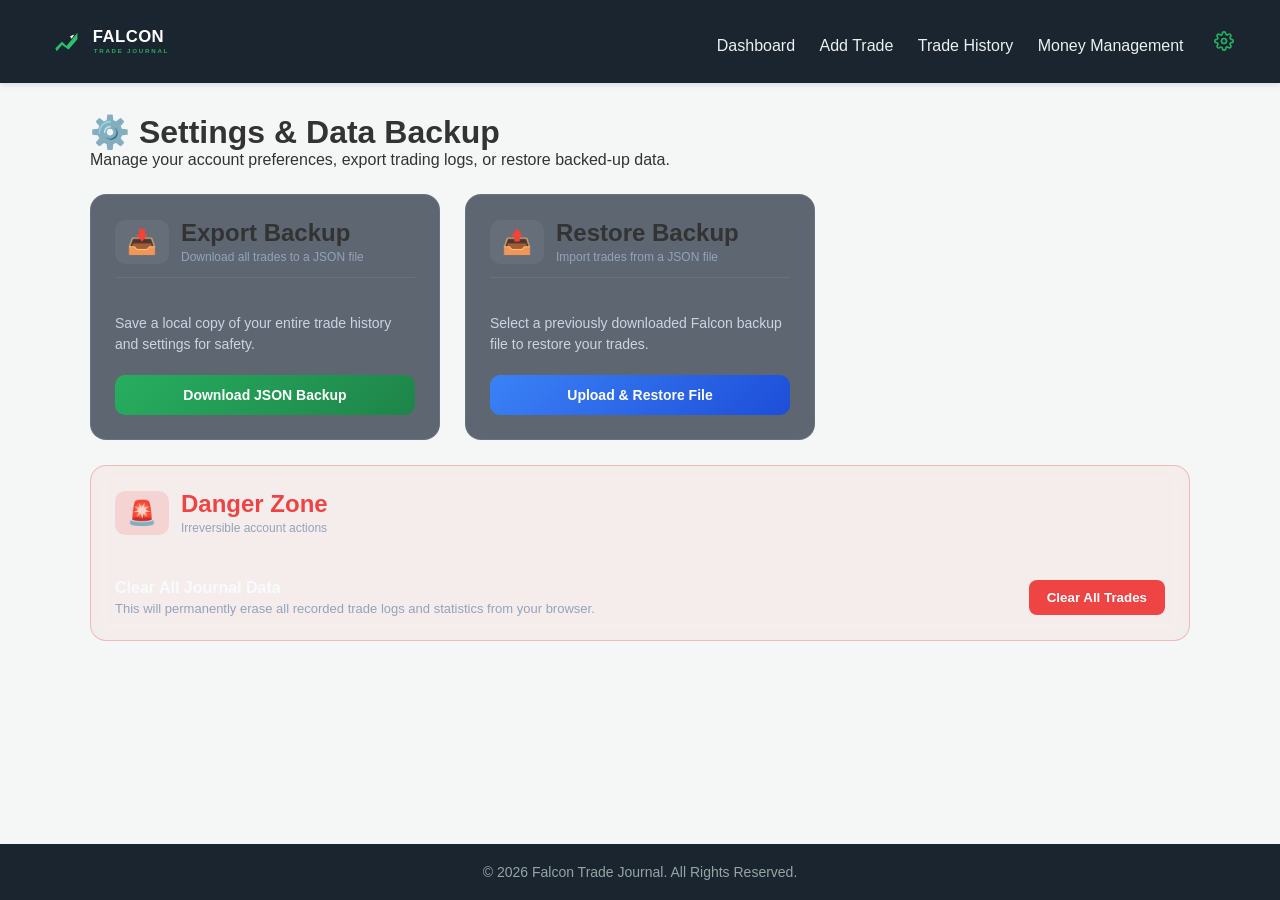
<file: settings.html>
<!DOCTYPE html>
<html lang="en">
<head>
    <meta charset="UTF-8">
    <meta name="viewport" content="width=device-width, initial-scale=1.0">
    <title>Falcon Trade Journal - Settings & Backup</title>
    <link rel="stylesheet" href="style.css">
</head>
<body>

    <!-- Header Section -->
    <header>
        <a href="index.html" class="logo-link">
            <div class="logo-container">
                <img src="logo.svg" alt="Falcon Trade Journal Logo">
            </div>
        </a>
        <nav>
            <a href="index.html">Dashboard</a>
            <a href="add-trade.html">Add Trade</a>
            <a href="history.html">Trade History</a>
            <a href="money-management.html">Money Management</a>
            
            <!-- Dynamic Settings Icon -->
            <div id="settingsIconBtn" class="nav-icon-wrapper" onclick="toggleSettingsDropdown(event)">
                <a href="#" class="nav-icon-link active" title="Account & Settings">
                    <svg class="settings-icon" viewBox="0 0 24 24" width="20" height="20" fill="none" stroke="currentColor" stroke-width="2" stroke-linecap="round" stroke-linejoin="round">
                        <circle cx="12" cy="12" r="3"></circle>
                        <path d="M19.4 15a1.65 1.65 0 0 0 .33 1.82l.06.06a2 2 0 0 1 0 2.83 2 2 0 0 1-2.83 0l-.06-.06a1.65 1.65 0 0 0-1.82-.33 1.65 1.65 0 0 0-1 1.51V21a2 2 0 0 1-2 2 2 2 0 0 1-2-2v-.09A1.65 1.65 0 0 0 9 19.4a1.65 1.65 0 0 0-1.82.33l-.06.06a2 2 0 0 1-2.83 0 2 2 0 0 1 0-2.83l.06-.06a1.65 1.65 0 0 0 .33-1.82 1.65 1.65 0 0 0-1.51-1H3a2 2 0 0 1-2-2 2 2 0 0 1 2-2h.09A1.65 1.65 0 0 0 4.6 9a1.65 1.65 0 0 0-.33-1.82l-.06-.06a2 2 0 0 1 0-2.83 2 2 0 0 1 2.83 0l.06.06a1.65 1.65 0 0 0 1.82.33H9a1.65 1.65 0 0 0 1-1.51V3a2 2 0 0 1 2-2 2 2 0 0 1 2 2v.09a1.65 1.65 0 0 0 1 1.51 1.65 1.65 0 0 0 1.82-.33l.06-.06a2 2 0 0 1 2.83 0 2 2 0 0 1 0 2.83l-.06.06a1.65 1.65 0 0 0-.33 1.82V9a1.65 1.65 0 0 0 1.51 1H21a2 2 0 0 1 2 2 2 2 0 0 1-2 2h-.09a1.65 1.65 0 0 0-1.51 1z"></path>
                    </svg>
                </a>
            </div>
        </nav>
    </header>

    <!-- Main Container -->
    <div class="main-container">
        <div class="page-title-box">
            <h1>⚙️ Settings & Data Backup</h1>
            <p>Manage your account preferences, export trading logs, or restore backed-up data.</p>
        </div>

        <div class="settings-grid">

            <!-- Data Export Card -->
            <div class="settings-card">
                <div class="card-header">
                    <div class="icon-box">📥</div>
                    <div>
                        <h2>Export Backup</h2>
                        <span class="card-subtitle">Download all trades to a JSON file</span>
                    </div>
                </div>
                <p class="card-desc">Save a local copy of your entire trade history and settings for safety.</p>
                <button onclick="exportData()" class="btn-action btn-export">
                    <span>Download JSON Backup</span>
                </button>
            </div>

            <!-- Data Import Card -->
            <div class="settings-card">
                <div class="card-header">
                    <div class="icon-box">📤</div>
                    <div>
                        <h2>Restore Backup</h2>
                        <span class="card-subtitle">Import trades from a JSON file</span>
                    </div>
                </div>
                <p class="card-desc">Select a previously downloaded Falcon backup file to restore your trades.</p>
                <label for="importFileInput" class="btn-action btn-import">
                    <span>Upload & Restore File</span>
                </label>
                <input type="file" id="importFileInput" accept=".json" onchange="importData(event)" style="display: none;">
            </div>

            <!-- Danger Zone Card -->
            <div class="settings-card danger-card full-width">
                <div class="card-header">
                    <div class="icon-box danger-icon">🚨</div>
                    <div>
                        <h2 class="danger-title">Danger Zone</h2>
                        <span class="card-subtitle">Irreversible account actions</span>
                    </div>
                </div>
                <div class="danger-body">
                    <div>
                        <h4>Clear All Journal Data</h4>
                        <p>This will permanently erase all recorded trade logs and statistics from your browser.</p>
                    </div>
                    <button onclick="clearAllTrades()" class="btn-danger">Clear All Trades</button>
                </div>
            </div>

        </div>
    </div>

    <footer>
        <p>&copy; 2026 Falcon Trade Journal. All Rights Reserved.</p>
    </footer>

    <script src="script.js"></script>
    <script>
        // Export Backup Function
        function exportData() {
            const trades = localStorage.getItem('falcon_trades') || '[]';
            const blob = new Blob([trades], { type: 'application/json' });
            const url = URL.createObjectURL(blob);
            
            const a = document.createElement('a');
            a.href = url;
            a.download = `Falcon_Trades_Backup_${new Date().toISOString().split('T')[0]}.json`;
            document.body.appendChild(a);
            a.click();
            document.body.removeChild(a);
            URL.revokeObjectURL(url);
        }

        // Import Restore Function
        function importData(event) {
            const file = event.target.files[0];
            if (!file) return;

            const reader = new FileReader();
            reader.onload = function(e) {
                try {
                    const parsedData = JSON.parse(e.target.result);
                    if (Array.isArray(parsedData)) {
                        localStorage.setItem('falcon_trades', JSON.stringify(parsedData));
                        alert('Backup restored successfully!');
                        window.location.href = 'history.html';
                    } else {
                        alert('Invalid backup file format!');
                    }
                } catch (err) {
                    alert('Error reading JSON file!');
                }
            };
            reader.readAsText(file);
        }

        // Clear Data Function
        function clearAllTrades() {
            if (confirm("WARNING: Are you sure you want to delete ALL trade data? This action cannot be undone!")) {
                localStorage.removeItem('falcon_trades');
                alert("All trade records have been cleared.");
                window.location.href = 'index.html';
            }
        }
    </script>
</body>
</html>
</file>
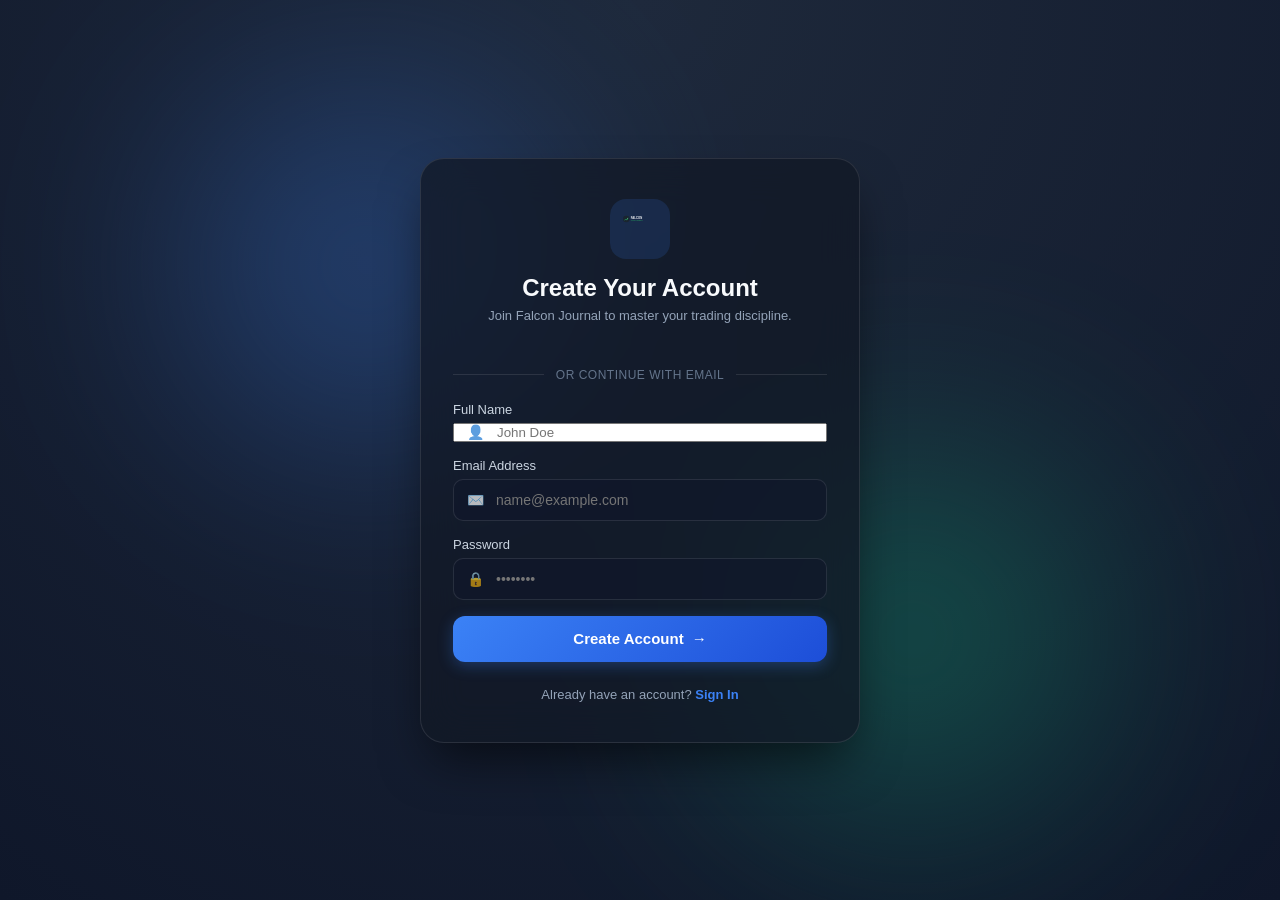
<file: signup.html>
<!DOCTYPE html>
<html lang="en">
<head>
    <meta charset="UTF-8">
    <meta name="viewport" content="width=device-width, initial-scale=1.0">
    <title>Falcon Trade Journal - Sign Up</title>
    <link rel="stylesheet" href="style.css">
    <!-- Google Identity Services SDK Script -->
    <script src="https://accounts.google.com/gsi/client" async defer></script>
</head>
<body class="auth-body">

    <!-- Background Glow Animations -->
    <div class="glow-bg glow-1"></div>
    <div class="glow-bg glow-2"></div>

    <div class="auth-card">
        <!-- Logo & Header Section -->
        <div class="auth-header">
            <div class="logo-box">
                <img src="logo.svg" alt="Falcon Logo" class="auth-logo">
            </div>
            <h2>Create Your Account</h2>
            <p>Join Falcon Journal to master your trading discipline.</p>
        </div>

        <!-- Google Sign-Up Button Container -->
        <div class="google-btn-wrapper">
            <div id="g_id_onload"
                 data-client_id="17632715378-1ai24bv9hh1o250o5npqpb2vutnpkd34.apps.googleusercontent.com"
                 data-callback="handleCredentialResponse"
                 data-auto_prompt="false">
            </div>
            
            <div class="g_id_signin"
                 data-type="standard"
                 data-size="large"
                 data-theme="filled_blue"
                 data-text="signup_with"
                 data-shape="pill"
                 data-logo_alignment="left"
                 data-width="340">
            </div>
        </div>

        <!-- Divider Line -->
        <div class="auth-divider">
            <span>or continue with email</span>
        </div>

        <!-- Sign Up Form -->
        <form class="auth-form" onsubmit="handleEmailSignUp(event)">
            <div class="input-group">
                <label for="fullName">Full Name</label>
                <div class="input-wrapper">
                    <span class="input-icon">👤</span>
                    <input type="text" id="fullName" placeholder="John Doe" required>
                </div>
            </div>

            <div class="input-group">
                <label for="email">Email Address</label>
                <div class="input-wrapper">
                    <span class="input-icon">✉️</span>
                    <input type="email" id="email" placeholder="name@example.com" required>
                </div>
            </div>

            <div class="input-group">
                <label for="password">Password</label>
                <div class="input-wrapper">
                    <span class="input-icon">🔒</span>
                    <input type="password" id="password" placeholder="••••••••" required>
                </div>
            </div>

            <button type="submit" class="btn-login-submit">
                <span>Create Account</span>
                <span class="btn-arrow">→</span>
            </button>
        </form>

        <!-- Footer Link -->
        <div class="auth-footer">
            <p>Already have an account? <a href="login.html">Sign In</a></p>
        </div>
    </div>

    <script src="script.js"></script>
    <script>
        // Email Sign Up Handler
        function handleEmailSignUp(event) {
            event.preventDefault();
            const fullName = document.getElementById('fullName').value;
            const email = document.getElementById('email').value;

            const userProfile = {
                name: fullName,
                email: email
            };
            
            localStorage.setItem('falcon_logged_in', 'true');
            localStorage.setItem('falcon_current_user', fullName);
            localStorage.setItem('falcon_user', JSON.stringify(userProfile));

            alert(`Account created successfully! Welcome, ${fullName}.`);
            window.location.href = 'index.html';
        }

        // Google Sign-Up Callback Function
        function handleCredentialResponse(response) {
            const responsePayload = parseJwt(response.credential);
            
            const userProfile = {
                id: responsePayload.sub,
                name: responsePayload.name,
                email: responsePayload.email,
                picture: responsePayload.picture
            };
            
            localStorage.setItem('falcon_logged_in', 'true');
            localStorage.setItem('falcon_current_user', responsePayload.name);
            localStorage.setItem('falcon_user', JSON.stringify(userProfile));

            alert(`Welcome to Falcon Trade Journal, ${responsePayload.name}!`);
            window.location.href = "index.html";
        }

        // JWT Token Decoder Helper
        function parseJwt(token) {
            const base64Url = token.split('.')[1];
            const base64 = base64Url.replace(/-/g, '+').replace(/_/g, '/');
            const jsonPayload = decodeURIComponent(atob(base64).split('').map(function(c) {
                return '%' + ('00' + c.charCodeAt(0).toString(16)).slice(-2);
            }).join(''));

            return JSON.parse(jsonPayload);
        }
    </script>
</body>
</html>
</file>
<file: style.css>
/* Reset & Base Styles */
* {
    box-sizing: border-box;
    margin: 0;
    padding: 0;
}

body {
    font-family: 'Segoe UI', Tahoma, Geneva, Verdana, sans-serif;
    background-color: #f4f7f6;
    color: #333;
    display: flex;
    flex-direction: column;
    min-height: 100vh;
}

/* Header & Navigation Bar */
header {
    background-color: #1a252f;
    color: #fff;
    padding: 15px 40px;
    display: flex;
    justify-content: space-between;
    align-items: center;
    box-shadow: 0 2px 5px rgba(0,0,0,0.1);
}

header .logo {
    font-size: 22px;
    font-weight: bold;
    color: #27ae60;
}

nav a {
    color: #ecf0f1;
    text-decoration: none;
    margin-left: 20px;
    font-size: 16px;
    font-weight: 500;
    transition: color 0.3s;
}

nav a:hover, nav a.active {
    color: #27ae60;
}

/* Main Container */
.main-container {
    flex: 1;
    max-width: 1100px;
    width: 90%;
    margin: 30px auto;
}

/* Dashboard Cards */
.card-grid {
    display: flex;
    gap: 20px;
    margin-top: 20px;
    margin-bottom: 30px;
}

.card {
    background: white;
    padding: 20px;
    border-radius: 8px;
    flex: 1;
    box-shadow: 0 2px 8px rgba(0,0,0,0.05);
}

.card h3 {
    margin-bottom: 10px;
    color: #7f8c8d;
    font-size: 16px;
}

.card .value {
    font-size: 28px;
    font-weight: bold;
}

/* Form Layout */
.form-box {
    background: white;
    padding: 30px;
    border-radius: 8px;
    box-shadow: 0 2px 8px rgba(0,0,0,0.05);
    max-width: 600px;
    margin: 0 auto;
}

.form-group {
    margin-bottom: 15px;
}

.form-group label {
    display: block;
    margin-bottom: 5px;
    font-weight: 600;
    font-size: 14px;
}

.form-group input, 
.form-group select, 
.form-group textarea {
    width: 100%;
    padding: 10px;
    border: 1px solid #ccc;
    border-radius: 5px;
    font-size: 14px;
}

.btn-submit {
    background: #27ae60;
    color: white;
    border: none;
    padding: 12px;
    border-radius: 5px;
    cursor: pointer;
    width: 100%;
    font-size: 16px;
    font-weight: bold;
    transition: background 0.3s;
}

.btn-submit:hover {
    background: #219150;
}

/* Data Tables */
table {
    width: 100%;
    border-collapse: collapse;
    background: white;
    border-radius: 8px;
    overflow: hidden;
    box-shadow: 0 2px 8px rgba(0,0,0,0.05);
    margin-top: 15px;
}

th, td {
    padding: 12px 15px;
    text-align: left;
    border-bottom: 1px solid #eee;
}

th {
    background-color: #2c3e50;
    color: white;
}

.profit { color: #27ae60; font-weight: bold; }
.loss { color: #e74c3c; font-weight: bold; }

/* Footer */
footer {
    background-color: #1a252f;
    color: #95a5a6;
    text-align: center;
    padding: 20px;
    margin-top: auto;
    font-size: 14px;
}

/* Dashboard Grid (Table + Chart Side-by-Side) */
.dashboard-grid {
    display: flex;
    gap: 20px;
    margin-top: 20px;
}

.table-container {
    flex: 2;
    background: white;
    padding: 20px;
    border-radius: 8px;
    box-shadow: 0 2px 8px rgba(0,0,0,0.05);
}

.chart-box {
    flex: 1;
    background: white;
    padding: 20px;
    border-radius: 8px;
    box-shadow: 0 2px 8px rgba(0,0,0,0.05);
    display: flex;
    flex-direction: column;
    align-items: center;
}

.chart-container {
    position: relative;
    width: 100%;
    height: 250px;
    margin-top: 15px;
}

/* Logo Link Styling */
.logo-link {
    display: inline-block;
    text-decoration: none;
    cursor: pointer;
}

.logo-container {
    width: 220px;
    display: flex;
    align-items: center;
    transition: transform 0.2s ease;
}

/* Hover කළ විට Logo එක පොඩ්ඩක් Highlight වෙන ලෙස */
.logo-link:hover .logo-container {
    transform: scale(1.03);
}

.btn-delete {
    background: #e74c3c;
    color: white;
    border: none;
    padding: 6px 12px;
    border-radius: 4px;
    cursor: pointer;
    font-size: 12px;
    font-weight: bold;
}
.btn-delete:hover {
    background: #c0392b;
}

/* ==========================================
   MOBILE & TABLET RESPONSIVE STYLES
   ========================================== */

/* Header & Navigation Bar for Mobile */
@media (max-width: 768px) {
    header {
        flex-direction: column;
        padding: 15px 20px;
        gap: 15px;
        text-align: center;
    }

    .logo-container {
        width: 180px;
        margin: 0 auto;
    }

    nav {
        display: flex;
        flex-wrap: wrap;
        justify-content: center;
        gap: 10px;
        width: 100%;
    }

    nav a {
        margin-left: 0;
        font-size: 14px;
        padding: 6px 12px;
        background: rgba(255, 255, 255, 0.05);
        border-radius: 20px;
    }

    /* Main Layout Adjustments */
    .main-container {
        width: 95%;
        margin: 15px auto;
    }

    /* Summary Cards in 1 Column */
    .card-grid {
        flex-direction: column;
        gap: 12px;
    }

    /* Dashboard Layout (Table & Chart Stacked) */
    .dashboard-grid {
        flex-direction: column;
        gap: 20px;
    }

    .table-container, .chart-box, .calc-card {
        width: 100%;
    }

    /* Calculator Layout in Mobile */
    .calculator-grid {
        flex-direction: column;
        gap: 20px;
    }

    /* Form Container Padding */
    .form-box {
        padding: 20px;
        width: 100%;
    }

    /* Make Tables Scroll Horizontally on Mobile (Screen එකෙන් එළියට නොයන ලෙස) */
    .table-container, .table-section, .main-container {
        overflow-x: auto;
    }

    table {
        min-width: 500px; /* Table එක කැපෙන්නේ නැතුව Scroll කරලා බලන්න පුළුවන් වෙනවා */
    }

    th, td {
        padding: 8px 10px;
        font-size: 13px;
    }

    /* Chart Container Height */
    .chart-container {
        height: 220px;
    }
}

/* ==========================================
   ANIMATED & GLASSMORPHIC AUTH PAGE STYLES
   ========================================== */

.auth-body {
    background: #0f172a;
    min-height: 100vh;
    display: flex;
    align-items: center;
    justify-content: center;
    overflow: hidden;
    position: relative;
}

/* Background Glowing Orbs Animation */
.bg-orb {
    position: absolute;
    border-radius: 50%;
    filter: blur(80px);
    opacity: 0.4;
    animation: floatOrb 10s infinite alternate ease-in-out;
}

.orb-1 {
    width: 300px;
    height: 300px;
    background: #27ae60;
    top: 10%;
    left: 15%;
}

.orb-2 {
    width: 350px;
    height: 350px;
    background: #2980b9;
    bottom: 10%;
    right: 15%;
    animation-delay: -5s;
}

@keyframes floatOrb {
    0% { transform: translate(0, 0) scale(1); }
    100% { transform: translate(40px, 50px) scale(1.1); }
}

/* Auth Main Container & Card Animations */
.auth-container {
    width: 100%;
    display: flex;
    justify-content: center;
    padding: 20px;
    z-index: 10;
}

.auth-card {
    background: rgba(255, 255, 255, 0.05);
    backdrop-filter: blur(16px);
    -webkit-backdrop-filter: blur(16px);
    border: 1px solid rgba(255, 255, 255, 0.1);
    padding: 40px;
    border-radius: 16px;
    width: 100%;
    max-width: 420px;
    box-shadow: 0 15px 35px rgba(0,0,0,0.4);
    color: #ffffff;
    position: relative;
    overflow: hidden;
}

.animated-card {
    animation: cardSlideUp 0.8s cubic-bezier(0.16, 1, 0.3, 1);
}

@keyframes cardSlideUp {
    from { opacity: 0; transform: translateY(30px); }
    to { opacity: 1; transform: translateY(0); }
}

.auth-logo {
    width: 200px;
    margin: 0 auto 20px auto;
    transition: transform 0.3s ease;
}

.auth-logo:hover {
    transform: scale(1.05);
}

.auth-logo img {
    width: 100%;
}

.auth-subtitle {
    font-size: 13px;
    color: #94a3b8;
    margin-bottom: 20px;
    text-align: center;
}

/* Tabs with Dynamic Glider */
.auth-tabs {
    display: flex;
    position: relative;
    background: rgba(0, 0, 0, 0.2);
    border-radius: 30px;
    padding: 4px;
    margin-bottom: 25px;
}

.auth-tab {
    flex: 1;
    padding: 10px;
    background: none;
    border: none;
    font-size: 14px;
    font-weight: 600;
    color: #94a3b8;
    cursor: pointer;
    z-index: 2;
    transition: color 0.3s ease;
}

.auth-tab.active {
    color: #ffffff;
}

.tab-glider {
    position: absolute;
    top: 4px;
    left: 4px;
    width: calc(50% - 4px);
    height: calc(100% - 8px);
    background: #27ae60;
    border-radius: 25px;
    transition: transform 0.3s cubic-bezier(0.16, 1, 0.3, 1);
    z-index: 1;
}

/* Floating Input Effect */
.floating-input {
    position: relative;
    margin-bottom: 20px;
}

.floating-input input {
    width: 100%;
    padding: 14px 12px;
    background: rgba(255, 255, 255, 0.05);
    border: 1px solid rgba(255, 255, 255, 0.15);
    border-radius: 8px;
    color: #ffffff;
    font-size: 14px;
    outline: none;
    transition: all 0.3s ease;
}

.floating-input label {
    position: absolute;
    top: 50%;
    left: 12px;
    transform: translateY(-50%);
    color: #94a3b8;
    font-size: 14px;
    pointer-events: none;
    transition: all 0.3s ease;
}

.floating-input input:focus,
.floating-input input:not(:placeholder-shown) {
    border-color: #27ae60;
    box-shadow: 0 0 10px rgba(39, 174, 96, 0.3);
    background: rgba(255, 255, 255, 0.08);
}

.floating-input input:focus ~ label,
.floating-input input:not(:placeholder-shown) ~ label {
    top: -8px;
    left: 8px;
    font-size: 11px;
    background: #0f172a;
    padding: 0 6px;
    color: #27ae60;
    border-radius: 4px;
}

/* Animated Submit Button */
.animated-btn {
    position: relative;
    overflow: hidden;
    background: linear-gradient(135deg, #27ae60, #2ecc71);
    box-shadow: 0 4px 15px rgba(39, 174, 96, 0.4);
    transition: transform 0.2s ease, box-shadow 0.2s ease;
}

.animated-btn:hover {
    transform: translateY(-2px);
    box-shadow: 0 6px 20px rgba(39, 174, 96, 0.6);
}

.animated-btn:active {
    transform: translateY(0);
}

.btn-shine {
    position: absolute;
    top: -50%;
    left: -50%;
    width: 200%;
    height: 200%;
    background: linear-gradient(
        60deg,
        transparent,
        rgba(255, 255, 255, 0.2),
        transparent
    );
    transform: rotate(30deg);
    transition: all 0.5s ease;
}

.animated-btn:hover .btn-shine {
    left: 100%;
}

/* Form Fade In */
.form-fade-in {
    animation: fadeIn 0.4s ease-in-out;
}

@keyframes fadeIn {
    from { opacity: 0; transform: scale(0.98); }
    to { opacity: 1; transform: scale(1); }
}

/* Dynamic Charts Grid Layout */
.charts-grid {
    display: grid;
    grid-template-columns: 2fr 1fr;
    gap: 20px;
    margin-top: 25px;
}

.chart-card {
    background: #ffffff;
    padding: 20px;
    border-radius: 10px;
    box-shadow: 0 2px 10px rgba(0,0,0,0.05);
}

.chart-card.full-width {
    grid-column: span 2;
}

.chart-card h3 {
    margin-bottom: 15px;
    font-size: 16px;
    color: #2c3e50;
}

.chart-container {
    position: relative;
    height: 250px;
    width: 100%;
}

/* Mobile Responsiveness for Charts Grid */
@media (max-width: 768px) {
    .charts-grid {
        grid-template-columns: 1fr;
    }
    
    .chart-card.full-width {
        grid-column: span 1;
    }
}

/* Navigation Icon Styling */
.nav-icon-link {
    display: inline-flex;
    align-items: center;
    justify-content: center;
    padding: 6px;
    border-radius: 50%;
    transition: background-color 0.3s ease;
}

.settings-icon {
    vertical-align: middle;
    transition: transform 0.4s ease;
}

/* Hover කළ විට Gear Icon එක Rotate වෙන Animation එක */
.nav-icon-link:hover .settings-icon {
    transform: rotate(90deg);
    color: #27ae60;
}

.nav-icon-link.active .settings-icon {
    color: #27ae60;
}

/* Navigation Settings Wrapper & Dropdown */
.nav-icon-wrapper {
    display: inline-block;
    position: relative;
    cursor: pointer;
}

.settings-dropdown {
    display: none;
    position: absolute;
    right: 0;
    top: 38px;
    background: #1e293b;
    border: 1px solid rgba(255, 255, 255, 0.1);
    border-radius: 10px;
    width: 220px;
    box-shadow: 0 10px 25px rgba(0,0,0,0.3);
    padding: 12px;
    z-index: 1000;
    animation: dropdownFade 0.2s ease;
}

.settings-dropdown.show {
    display: block;
}

@keyframes dropdownFade {
    from { opacity: 0; transform: translateY(-8px); }
    to { opacity: 1; transform: translateY(0); }
}

/* Profile Header inside Dropdown */
.dropdown-header {
    display: flex;
    align-items: center;
    gap: 10px;
    padding-bottom: 8px;
}

.profile-avatar {
    width: 36px;
    height: 36px;
    background: #27ae60;
    color: white;
    border-radius: 50%;
    display: flex;
    align-items: center;
    justify-content: center;
    font-weight: bold;
    font-size: 16px;
}

.profile-avatar.guest {
    background: #64748b;
}

.profile-info {
    display: flex;
    flex-direction: column;
}

.profile-name {
    color: #ffffff;
    font-size: 14px;
    font-weight: bold;
}

.profile-status {
    color: #2ecc71;
    font-size: 11px;
}

.profile-status.offline {
    color: #94a3b8;
}

.dropdown-divider {
    border: 0;
    border-top: 1px solid rgba(255, 255, 255, 0.1);
    margin: 8px 0;
}

/* Dropdown Menu Items */
.dropdown-item {
    display: block;
    padding: 8px 10px;
    color: #cbd5e1;
    font-size: 13px;
    text-decoration: none;
    border-radius: 6px;
    transition: background 0.2s ease;
}

.dropdown-item:hover {
    background: rgba(255, 255, 255, 0.08);
    color: #ffffff;
}

.dropdown-item.login-text {
    color: #2ecc71;
    font-weight: bold;
}

.dropdown-item.logout-text {
    color: #e74c3c;
    font-weight: bold;
}

/* Win/Loss & Model Badges */
.badge {
    padding: 4px 8px;
    border-radius: 4px;
    font-weight: bold;
    font-size: 12px;
}

.badge-win {
    background-color: rgba(39, 174, 96, 0.2);
    color: #27ae60;
    border: 1px solid #27ae60;
}

.badge-loss {
    background-color: rgba(231, 76, 60, 0.2);
    color: #e74c3c;
    border: 1px solid #e74c3c;
}

.badge-model {
    background-color: rgba(255, 255, 255, 0.1);
    padding: 3px 6px;
    border-radius: 4px;
    font-size: 13px;
}

/* Delete Button Styling in Table */
.btn-delete-icon {
    background: transparent;
    border: none;
    cursor: pointer;
    font-size: 16px;
    padding: 4px 8px;
    border-radius: 4px;
    transition: background 0.2s ease, transform 0.1s ease;
}

.btn-delete-icon:hover {
    background: rgba(231, 76, 60, 0.2);
    transform: scale(1.1);
}

/* ====================================================
   MONEY MANAGEMENT PAGE STYLING
   ==================================================== */
.page-title-box {
    margin-bottom: 25px;
}

.mm-grid {
    display: grid;
    grid-template-columns: repeat(auto-fit, minmax(320px, 1fr));
    gap: 25px;
}

.mm-card {
    background: rgba(30, 41, 59, 0.7);
    backdrop-filter: blur(10px);
    border: 1px solid rgba(255, 255, 255, 0.08);
    border-radius: 16px;
    padding: 24px;
    box-shadow: 0 10px 30px rgba(0, 0, 0, 0.2);
    transition: transform 0.3s ease, border-color 0.3s ease;
}

.mm-card:hover {
    border-color: rgba(39, 174, 96, 0.3);
    transform: translateY(-3px);
}

.mm-card.full-width {
    grid-column: 1 / -1;
}

.card-header {
    display: flex;
    align-items: center;
    gap: 12px;
    margin-bottom: 20px;
    border-bottom: 1px solid rgba(255, 255, 255, 0.08);
    padding-bottom: 12px;
}

.icon-box {
    font-size: 24px;
    background: rgba(255, 255, 255, 0.05);
    padding: 8px 12px;
    border-radius: 10px;
}

.btn-secondary {
    background: #3b82f6 !important;
}

.btn-secondary:hover {
    background: #2563eb !important;
}

/* Results Display Box */
.results-box {
    margin-top: 20px;
    background: rgba(15, 23, 42, 0.8);
    border-radius: 12px;
    padding: 15px;
    border: 1px solid rgba(255, 255, 255, 0.05);
    animation: fadeIn 0.3s ease;
}

.result-item {
    display: flex;
    justify-content: space-between;
    padding: 8px 0;
    font-size: 14px;
    color: #cbd5e1;
    border-bottom: 1px dashed rgba(255, 255, 255, 0.08);
}

.result-item:last-child {
    border-bottom: none;
}

.result-item.highlight {
    font-size: 16px;
    margin-top: 5px;
    padding-top: 10px;
}

.loss-text { color: #ef4444; }
.profit-text { color: #10b981; }
.gold-text { color: #f59e0b; font-size: 18px; }

/* Golden Rules Section */
.rules-grid {
    display: grid;
    grid-template-columns: repeat(auto-fit, minmax(220px, 1fr));
    gap: 20px;
    margin-top: 10px;
}

.rule-box {
    background: rgba(255, 255, 255, 0.03);
    padding: 16px;
    border-radius: 12px;
    border: 1px solid rgba(255, 255, 255, 0.05);
    position: relative;
}

.rule-num {
    background: #27ae60;
    color: white;
    width: 26px;
    height: 26px;
    border-radius: 50%;
    display: inline-flex;
    align-items: center;
    justify-content: center;
    font-weight: bold;
    font-size: 12px;
    margin-bottom: 10px;
}

.rule-box h4 {
    color: #f8fafc;
    margin-bottom: 6px;
}

.rule-box p {
    color: #94a3b8;
    font-size: 13px;
    line-height: 1.4;
}

/* ====================================================
   SETTINGS & BACKUP PAGE STYLING
   ==================================================== */
.settings-grid {
    display: grid;
    grid-template-columns: repeat(auto-fit, minmax(320px, 1fr));
    gap: 25px;
    margin-top: 20px;
}

.settings-card {
    background: rgba(30, 41, 59, 0.7);
    backdrop-filter: blur(10px);
    border: 1px solid rgba(255, 255, 255, 0.08);
    border-radius: 16px;
    padding: 24px;
    display: flex;
    flex-direction: column;
    justify-content: space-between;
    transition: transform 0.3s ease, border-color 0.3s ease;
}

.settings-card:hover {
    border-color: rgba(59, 130, 246, 0.4);
    transform: translateY(-3px);
}

.card-subtitle {
    font-size: 12px;
    color: #94a3b8;
}

.card-desc {
    color: #cbd5e1;
    font-size: 14px;
    margin: 15px 0 20px 0;
    line-height: 1.5;
}

/* Action Buttons */
.btn-action {
    display: inline-flex;
    align-items: center;
    justify-content: center;
    padding: 12px 20px;
    border-radius: 10px;
    font-weight: 600;
    font-size: 14px;
    cursor: pointer;
    border: none;
    transition: all 0.2s ease;
    text-align: center;
}

.btn-export {
    background: linear-gradient(135deg, #27ae60, #1e8449);
    color: white;
}

.btn-export:hover {
    background: linear-gradient(135deg, #2ecc71, #27ae60);
    box-shadow: 0 4px 15px rgba(39, 174, 96, 0.3);
}

.btn-import {
    background: linear-gradient(135deg, #3b82f6, #1d4ed8);
    color: white;
}

.btn-import:hover {
    background: linear-gradient(135deg, #60a5fa, #3b82f6);
    box-shadow: 0 4px 15px rgba(59, 130, 246, 0.3);
}

/* Danger Zone Styling */
.danger-card {
    border: 1px solid rgba(239, 68, 68, 0.3);
    background: rgba(239, 68, 68, 0.05);
}

.danger-card:hover {
    border-color: rgba(239, 68, 68, 0.6);
}

.danger-icon {
    background: rgba(239, 68, 68, 0.15);
}

.danger-title {
    color: #ef4444 !important;
}

.danger-body {
    display: flex;
    justify-content: space-between;
    align-items: center;
    flex-wrap: wrap;
    gap: 15px;
    margin-top: 10px;
}

.danger-body h4 {
    color: #f8fafc;
    margin-bottom: 4px;
}

.danger-body p {
    color: #94a3b8;
    font-size: 13px;
}

.btn-danger {
    background: #ef4444;
    color: white;
    border: none;
    padding: 10px 18px;
    border-radius: 8px;
    font-weight: 600;
    cursor: pointer;
    transition: background 0.2s ease;
}

.btn-danger:hover {
    background: #dc2626;
    box-shadow: 0 4px 12px rgba(239, 68, 68, 0.3);
}

.google-login-container {
    display: flex;
    justify-content: center;
    align-items: center;
    margin: 20px 0;
}

/* ====================================================
   AUTHENTICATION & LOGIN PAGE STYLING
   ==================================================== */
.auth-body {
    background: radial-gradient(circle at top, #1e293b, #0f172a);
    min-height: 100vh;
    display: flex;
    justify-content: center;
    align-items: center;
    padding: 20px;
}

.auth-card {
    background: rgba(30, 41, 59, 0.75);
    backdrop-filter: blur(16px);
    border: 1px solid rgba(255, 255, 255, 0.1);
    border-radius: 20px;
    width: 100%;
    max-width: 420px;
    padding: 35px 30px;
    box-shadow: 0 20px 50px rgba(0, 0, 0, 0.4);
}

.auth-header {
    text-align: center;
    margin-bottom: 25px;
}

.logo-box {
    width: 60px;
    height: 60px;
    background: rgba(59, 130, 246, 0.15);
    border-radius: 16px;
    display: flex;
    justify-content: center;
    align-items: center;
    margin: 0 auto 15px auto;
}

.auth-logo {
    width: 36px;
    height: 36px;
}

.auth-header h2 {
    color: #f8fafc;
    font-size: 24px;
    font-weight: 700;
    margin-bottom: 6px;
}

.auth-header p {
    color: #94a3b8;
    font-size: 13px;
}

/* Google Sign-In Container */
.google-btn-wrapper {
    display: flex;
    justify-content: center;
    margin-bottom: 20px;
}

/* Divider Line */
.auth-divider {
    display: flex;
    align-items: center;
    text-align: center;
    margin: 20px 0;
}

.auth-divider::before,
.auth-divider::after {
    content: '';
    flex: 1;
    border-bottom: 1px solid rgba(255, 255, 255, 0.1);
}

.auth-divider span {
    padding: 0 12px;
    color: #64748b;
    font-size: 12px;
    text-transform: uppercase;
    letter-spacing: 0.5px;
}

/* Auth Form Inputs */
.auth-form .input-group {
    margin-bottom: 16px;
    display: flex;
    flex-direction: column;
}

.auth-form label {
    color: #cbd5e1;
    font-size: 13px;
    margin-bottom: 6px;
    font-weight: 500;
}

.auth-form input[type="email"],
.auth-form input[type="password"] {
    background: rgba(15, 23, 42, 0.6);
    border: 1px solid rgba(255, 255, 255, 0.1);
    border-radius: 10px;
    padding: 12px 14px;
    color: #fff;
    font-size: 14px;
    outline: none;
    transition: border-color 0.2s ease;
}

.auth-form input[type="email"]:focus,
.auth-form input[type="password"]:focus {
    border-color: #3b82f6;
    box-shadow: 0 0 0 3px rgba(59, 130, 246, 0.2);
}

.form-actions {
    display: flex;
    justify-content: space-between;
    align-items: center;
    font-size: 12px;
    margin-bottom: 20px;
}

.remember-me {
    display: flex;
    align-items: center;
    gap: 6px;
    color: #94a3b8;
    cursor: pointer;
}

.forgot-link {
    color: #3b82f6;
    text-decoration: none;
}

.forgot-link:hover {
    text-decoration: underline;
}

.btn-login-submit {
    width: 100%;
    background: linear-gradient(135deg, #3b82f6, #2563eb);
    color: white;
    border: none;
    padding: 12px;
    border-radius: 10px;
    font-weight: 600;
    font-size: 15px;
    cursor: pointer;
    transition: transform 0.2s ease, box-shadow 0.2s ease;
}

.btn-login-submit:hover {
    transform: translateY(-1px);
    box-shadow: 0 6px 20px rgba(59, 130, 246, 0.35);
}

.auth-footer {
    text-align: center;
    margin-top: 25px;
    font-size: 13px;
    color: #94a3b8;
}

.auth-footer a {
    color: #3b82f6;
    text-decoration: none;
    font-weight: 600;
}

.auth-footer a:hover {
    text-decoration: underline;
}

/* ====================================================
   ENHANCED SIGNUP & AUTH STYLING
   ==================================================== */
.auth-body {
    background-color: #0b0f19;
    min-height: 100vh;
    display: flex;
    justify-content: center;
    align-items: center;
    padding: 20px;
    position: relative;
    overflow: hidden;
}

/* Background Ambient Glows */
.glow-bg {
    position: absolute;
    width: 350px;
    height: 350px;
    border-radius: 50%;
    filter: blur(120px);
    opacity: 0.35;
    z-index: 0;
}

.glow-1 {
    background: #3b82f6;
    top: 10%;
    left: 15%;
}

.glow-2 {
    background: #10b981;
    bottom: 10%;
    right: 15%;
}

.auth-card {
    position: relative;
    z-index: 1;
    background: rgba(18, 24, 38, 0.75);
    backdrop-filter: blur(20px);
    -webkit-backdrop-filter: blur(20px);
    border: 1px solid rgba(255, 255, 255, 0.1);
    border-radius: 24px;
    width: 100%;
    max-width: 440px;
    padding: 40px 32px;
    box-shadow: 0 25px 50px -12px rgba(0, 0, 0, 0.6);
}

/* Input Icon Wrappers */
.input-wrapper {
    position: relative;
    display: flex;
    align-items: center;
}

.input-icon {
    position: absolute;
    left: 14px;
    font-size: 14px;
    opacity: 0.7;
}

.auth-form input {
    width: 100%;
    padding-left: 42px !important;
}

/* Action Button Effects */
.btn-login-submit {
    display: flex;
    justify-content: center;
    align-items: center;
    gap: 8px;
    background: linear-gradient(135deg, #3b82f6 0%, #1d4ed8 100%);
    box-shadow: 0 4px 15px rgba(59, 130, 246, 0.3);
    border: none;
    border-radius: 12px;
    height: 46px;
    font-size: 15px;
    font-weight: 600;
    color: #fff;
    cursor: pointer;
    transition: all 0.25s ease;
}

.btn-login-submit:hover {
    transform: translateY(-2px);
    box-shadow: 0 8px 25px rgba(59, 130, 246, 0.5);
}

.btn-arrow {
    transition: transform 0.2s ease;
}

.btn-login-submit:hover .btn-arrow {
    transform: translateX(4px);
}
/* ====================================================
   TIMEFRAME FILTER & STATS STYLING
   ==================================================== */
.timeframe-container {
    background: rgba(30, 41, 59, 0.6);
    backdrop-filter: blur(12px);
    border: 1px solid rgba(255, 255, 255, 0.08);
    border-radius: 18px;
    padding: 20px;
    margin-bottom: 25px;
}

.timeframe-tabs {
    display: flex;
    gap: 10px;
    margin-bottom: 18px;
    border-bottom: 1px solid rgba(255, 255, 255, 0.08);
    padding-bottom: 12px;
    overflow-x: auto;
}

.tf-btn {
    background: rgba(255, 255, 255, 0.05);
    border: 1px solid rgba(255, 255, 255, 0.1);
    color: #94a3b8;
    padding: 8px 18px;
    border-radius: 10px;
    font-size: 13px;
    font-weight: 600;
    cursor: pointer;
    transition: all 0.2s ease;
    white-space: nowrap;
}

.tf-btn:hover {
    background: rgba(59, 130, 246, 0.15);
    color: #3b82f6;
}

.tf-btn.active {
    background: #3b82f6;
    color: #ffffff;
    border-color: #3b82f6;
    box-shadow: 0 4px 12px rgba(59, 130, 246, 0.3);
}

.tf-stats-grid {
    display: grid;
    grid-template-columns: repeat(auto-fit, minmax(180px, 1fr));
    gap: 15px;
}

.tf-card {
    background: rgba(15, 23, 42, 0.6);
    border: 1px solid rgba(255, 255, 255, 0.05);
    border-radius: 12px;
    padding: 15px;
}

.tf-card-title {
    font-size: 12px;
    color: #94a3b8;
    display: block;
    margin-bottom: 6px;
    text-transform: uppercase;
    letter-spacing: 0.5px;
}

.tf-card-value {
    font-size: 20px;
    font-weight: 700;
    color: #f8fafc;
}

/* Custom Date Range Controls */
.custom-date-wrapper {
    display: flex;
    align-items: center;
    gap: 15px;
    background: rgba(15, 23, 42, 0.7);
    border: 1px solid rgba(255, 255, 255, 0.08);
    padding: 12px 16px;
    border-radius: 12px;
    margin-bottom: 18px;
    flex-wrap: wrap;
    animation: fadeIn 0.3s ease-in-out;
}

.date-input-group {
    display: flex;
    align-items: center;
    gap: 8px;
}

.date-input-group label {
    font-size: 13px;
    color: #94a3b8;
}

.date-picker {
    background: rgba(30, 41, 59, 0.8);
    border: 1px solid rgba(255, 255, 255, 0.15);
    border-radius: 8px;
    padding: 6px 12px;
    color: #f8fafc;
    font-size: 13px;
    outline: none;
}

.date-picker:focus {
    border-color: #3b82f6;
}

.btn-apply-date {
    background: #3b82f6;
    color: white;
    border: none;
    padding: 7px 16px;
    border-radius: 8px;
    font-size: 13px;
    font-weight: 600;
    cursor: pointer;
    transition: background 0.2s ease;
}

.btn-apply-date:hover {
    background: #2563eb;
    box-shadow: 0 4px 12px rgba(59, 130, 246, 0.3);
}

@keyframes fadeIn {
    from { opacity: 0; transform: translateY(-5px); }
    to { opacity: 1; transform: translateY(0); }
}

/* Form & Table Enhancements */
.form-card {
    background: rgba(30, 41, 59, 0.7);
    backdrop-filter: blur(12px);
    border: 1px solid rgba(255, 255, 255, 0.08);
    border-radius: 16px;
    padding: 25px;
    max-width: 700px;
    margin: 0 auto;
}

.form-grid {
    display: grid;
    grid-template-columns: repeat(auto-fit, minmax(220px, 1fr));
    gap: 15px;
    margin-bottom: 20px;
}

.full-width {
    grid-column: 1 / -1;
}

.btn-submit-trade {
    width: 100%;
    background: linear-gradient(135deg, #3b82f6, #1d4ed8);
    color: white;
    border: none;
    padding: 12px;
    border-radius: 10px;
    font-weight: 600;
    cursor: pointer;
}

/* Badges & Action Buttons */
.badge {
    padding: 4px 8px;
    border-radius: 6px;
    font-size: 11px;
    font-weight: 700;
}
.badge-buy { background: rgba(34, 197, 94, 0.2); color: #4ade80; }
.badge-sell { background: rgba(239, 68, 68, 0.2); color: #f87171; }
.badge-win { background: rgba(34, 197, 94, 0.2); color: #4ade80; }
.badge-loss { background: rgba(239, 68, 68, 0.2); color: #f87171; }
.badge-be { background: rgba(148, 163, 184, 0.2); color: #cbd5e1; }

.btn-edit {
    background: #3b82f6;
    color: white;
    border: none;
    padding: 5px 10px;
    border-radius: 6px;
    cursor: pointer;
    font-size: 12px;
}

.btn-delete {
    background: #ef4444;
    color: white;
    border: none;
    padding: 5px 10px;
    border-radius: 6px;
    cursor: pointer;
    font-size: 12px;
    margin-left: 5px;
}

/* Modal Popup Styling */
.modal-backdrop {
    position: fixed;
    top: 0;
    left: 0;
    width: 100%;
    height: 100%;
    background: rgba(0, 0, 0, 0.7);
    backdrop-filter: blur(5px);
    display: flex;
    justify-content: center;
    align-items: center;
    z-index: 1000;
}

.modal-card {
    background: #1e293b;
    border: 1px solid rgba(255, 255, 255, 0.1);
    border-radius: 16px;
    padding: 25px;
    width: 90%;
    max-width: 550px;
}

.modal-card h2 {
    margin-bottom: 15px;
    color: #f8fafc;
}

.modal-actions {
    display: flex;
    justify-content: flex-end;
    gap: 10px;
    margin-top: 15px;
}

.btn-cancel {
    background: #64748b;
    color: white;
    border: none;
    padding: 8px 16px;
    border-radius: 8px;
    cursor: pointer;
}

.btn-save {
    background: #22c55e;
    color: white;
    border: none;
    padding: 8px 16px;
    border-radius: 8px;
    cursor: pointer;
}
</file>
